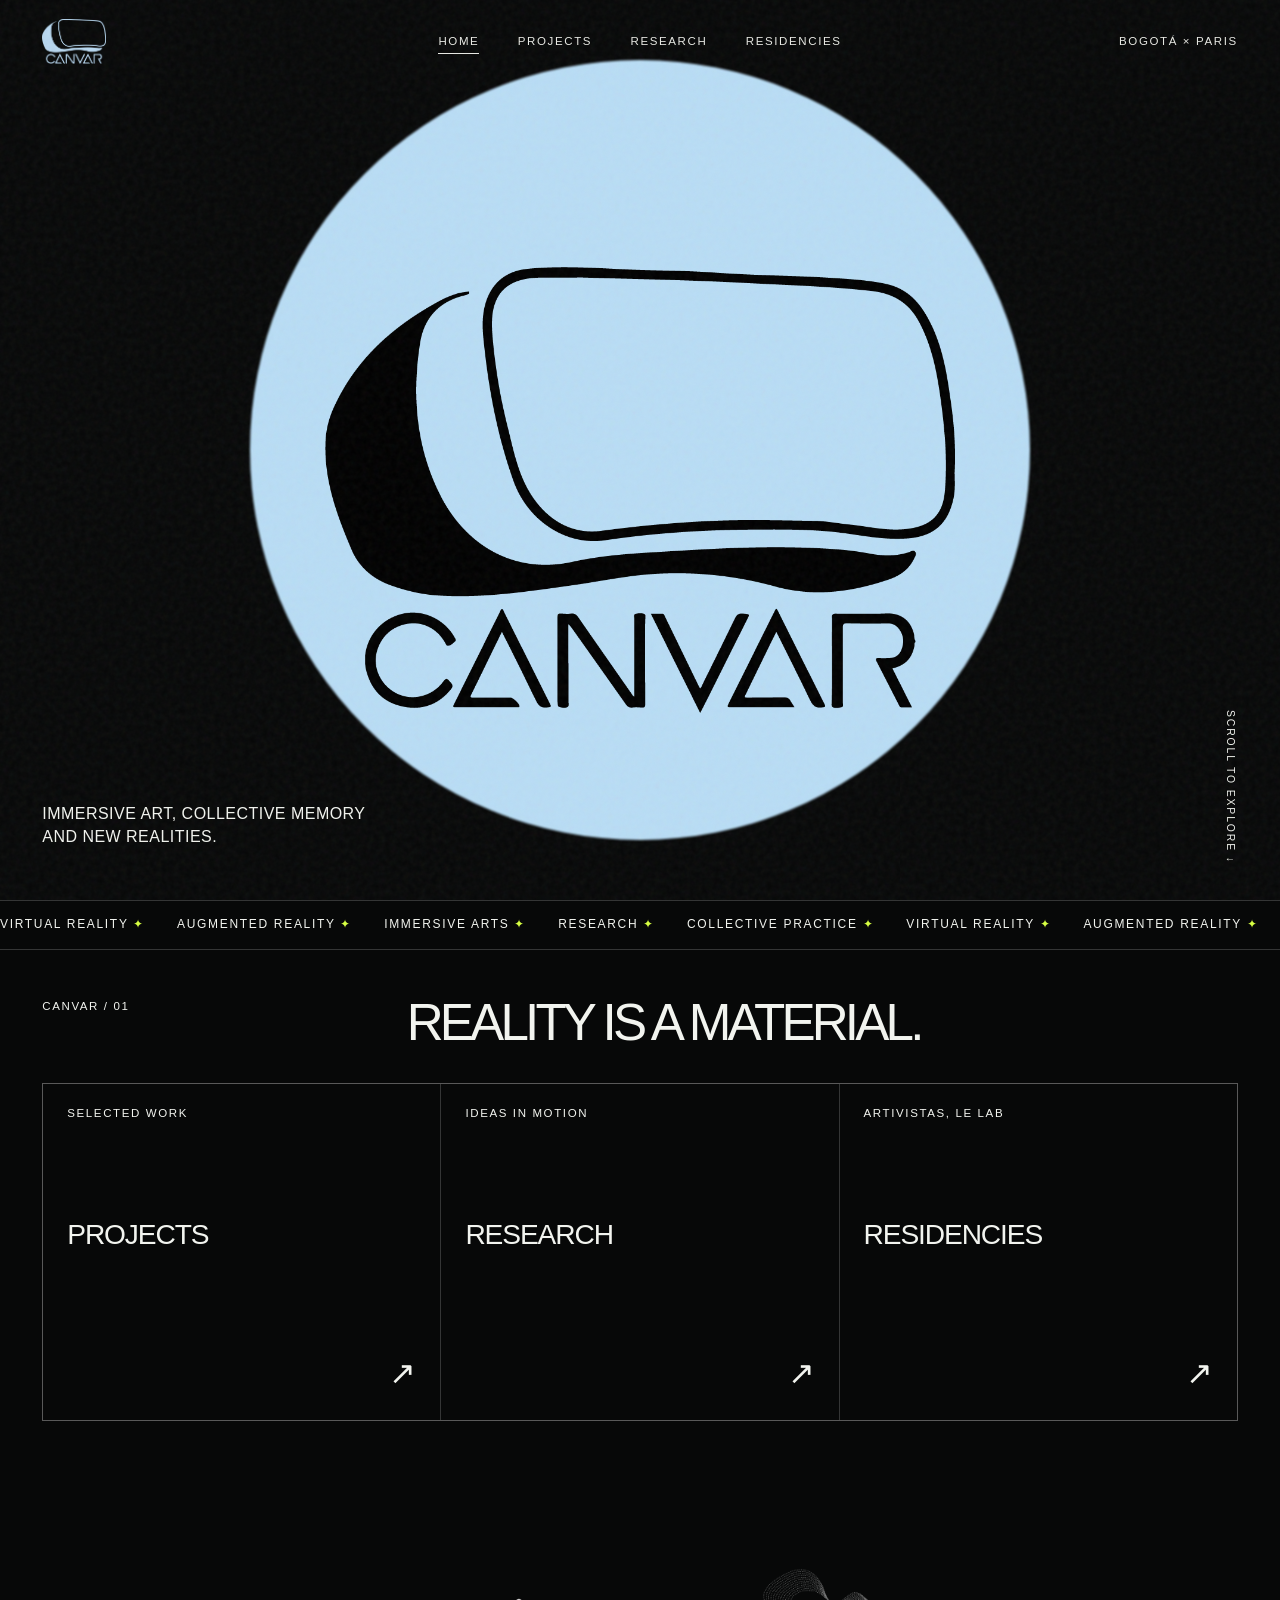
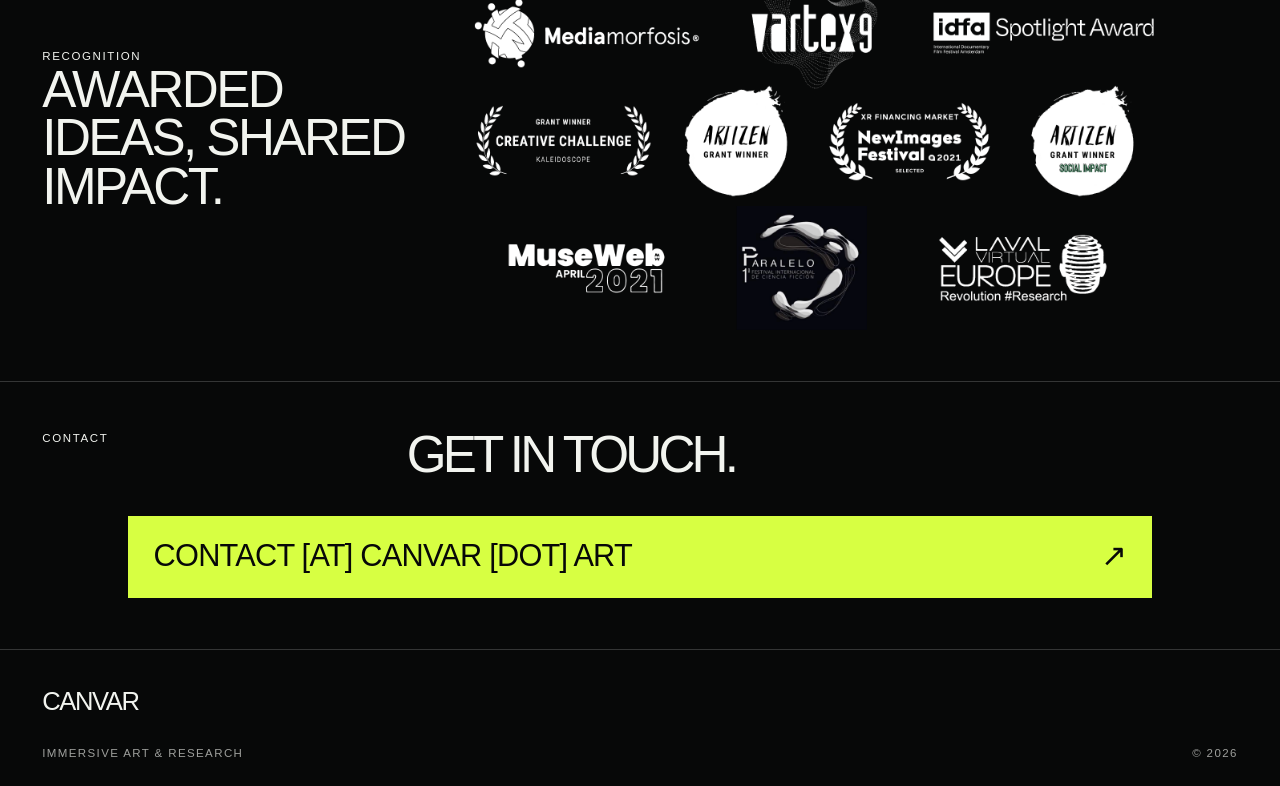
<file: index.html>
<!doctype html>
<html lang="en">
<head>
  <meta charset="utf-8">
  <meta name="viewport" content="width=device-width, initial-scale=1">
  <meta name="description" content="CANVAR — immersive art, extended realities and collective memory.">
  <title>CANVAR — Immersive art & new realities</title>
  <link rel="icon" type="image/png" sizes="1254x1254" href="assets/images/brand/canvar-favicon.png">
  <link rel="stylesheet" href="assets/css/theme.css">
  <link rel="stylesheet" href="assets/css/styles.css">
</head>
<body>
  <a class="skip-link" href="#main">Skip to content</a>
  <header class="site-header">
    <a class="brand" href="index.html" aria-label="CANVAR home"><img src="assets/images/brand/canvar-logo.png" alt="CANVAR"></a>
    <button class="nav-toggle" type="button" aria-expanded="false" aria-controls="site-nav">Menu</button>
    <nav class="site-nav" id="site-nav" aria-label="Primary">
      <a href="index.html" aria-current="page">Home</a><a href="projects.html">Projects</a><a href="research.html">Research</a><a href="residencies.html">Residencies</a>
    </nav>
    <span class="header-note">Bogotá × Paris</span>
  </header>
  <main id="main">
    <section class="hero">
      <div class="hero-orb" aria-hidden="true"></div>
      <img class="hero-logo" src="assets/images/brand/canvar-logo.png" alt="CANVAR">
      <p class="hero-copy">Immersive art, collective memory and new realities.</p>
      <span class="scroll-cue">Scroll to explore ↓</span>
    </section>
    <div class="ticker" aria-label="Disciplines">
      <div class="ticker-track"><span>Virtual reality <i>✦</i></span><span>Augmented reality <i>✦</i></span><span>Immersive arts <i>✦</i></span><span>Research <i>✦</i></span><span>Collective practice <i>✦</i></span><span>Virtual reality <i>✦</i></span><span>Augmented reality <i>✦</i></span><span>Immersive arts <i>✦</i></span><span>Research <i>✦</i></span><span>Collective practice <i>✦</i></span></div>
    </div>
    <section class="section">
      <div class="section-head reveal"><span class="eyebrow">CANVAR / 01</span><h1 class="section-title">Reality is a material.</h1></div>
      <div class="portal-grid reveal">
        <a class="portal" href="projects.html"><span class="meta">Selected work</span><h3>Projects</h3><span class="arrow">↗</span></a>
        <a class="portal" href="research.html"><span class="meta">Ideas in motion</span><h3>Research</h3><span class="arrow">↗</span></a>
        <a class="portal" href="residencies.html"><span class="meta">Artivistas, Le Lab</span><h3>Residencies</h3><span class="arrow">↗</span></a>
      </div>
    </section>
    <section class="section awards">
      <div class="reveal"><span class="eyebrow">Recognition</span><h2>Awarded ideas, shared impact.</h2></div>
      <img class="awards-art reveal" src="assets/images/brand/canvar-awards.png" alt="CANVAR awards and recognition marks">
    </section>
    <section class="section contact-section" id="contact">
      <div class="section-head reveal"><span class="eyebrow">Contact</span><h2 class="section-title">Get in touch.</h2></div>
      <a class="contact-email reveal" href="#contact" data-contact-local="tcatnoc" data-contact-domain="tra.rav nac" aria-label="Send an email to CANVAR">
        <span>contact [at] canvar [dot] art</span><span aria-hidden="true">↗</span>
      </a>
    </section>
  </main>
  <footer class="site-footer"><div class="footer-mark">CANVAR</div><div class="footer-row"><span>Immersive art & research</span><span>© <span data-year></span></span></div></footer>
  <script src="assets/js/main.js"></script>
</body>
</html>
</file>
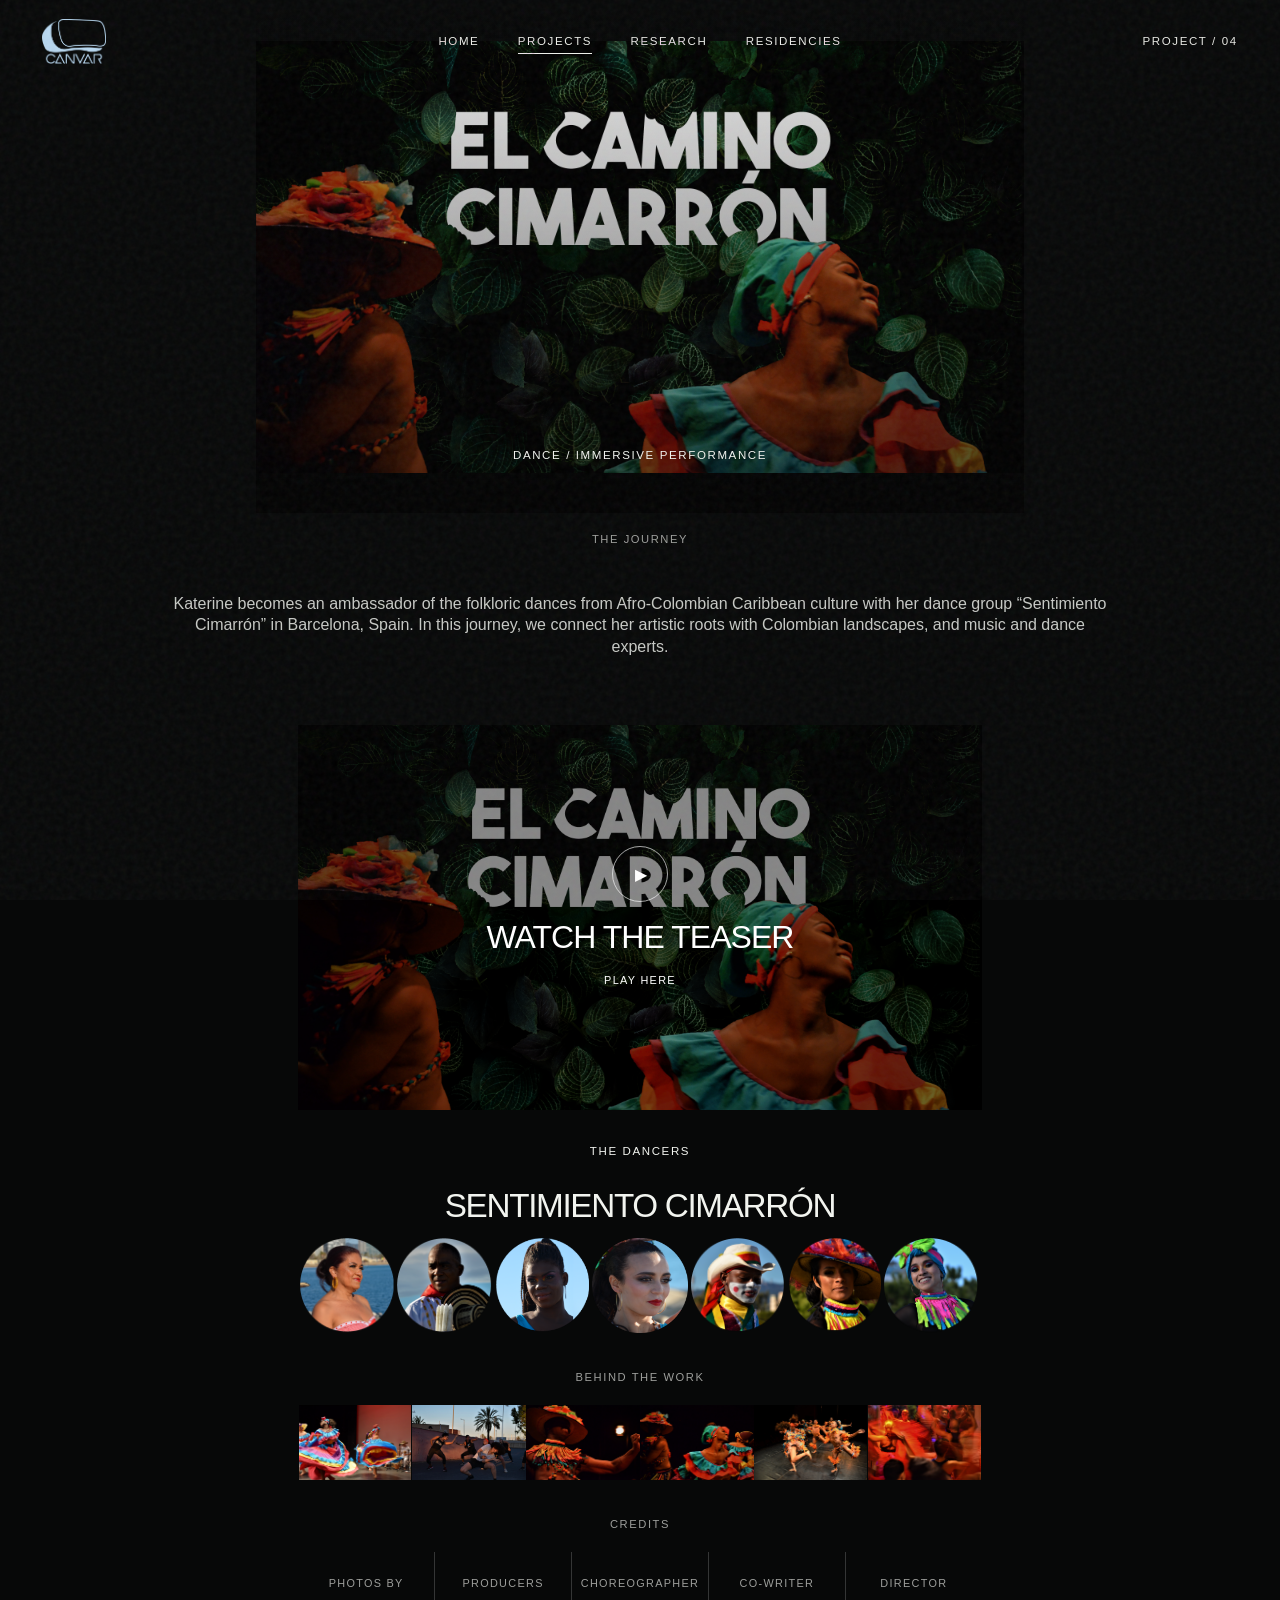
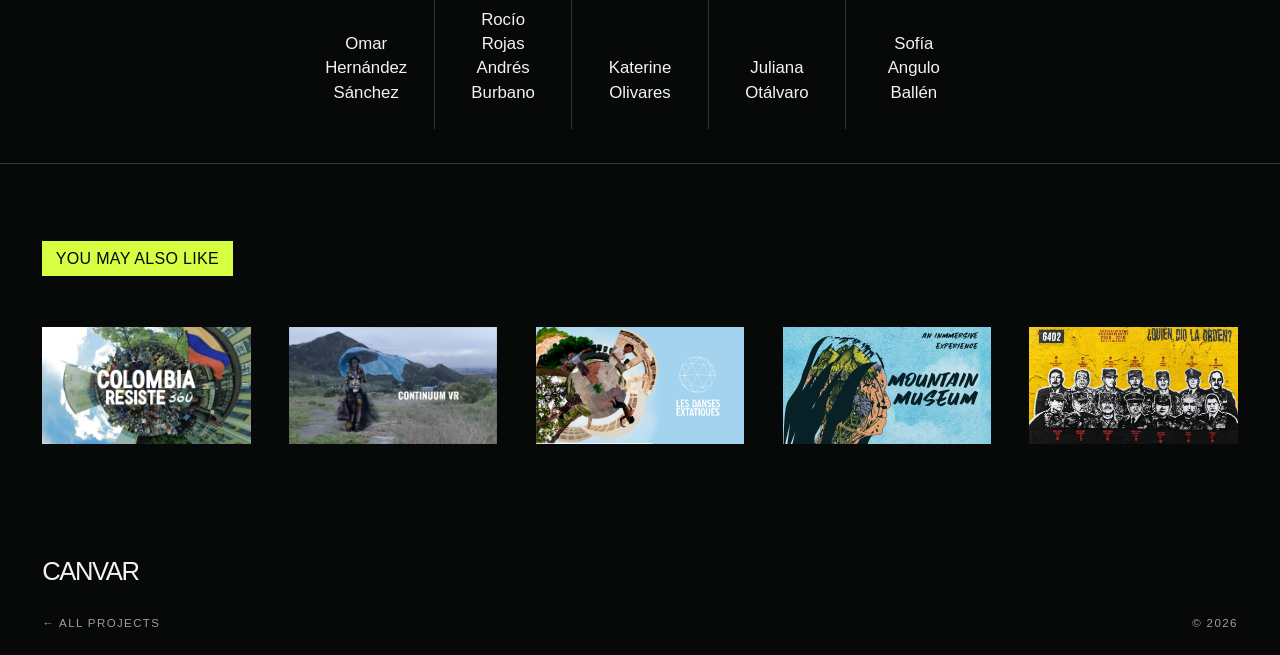
<file: camino-cimarron.html>
<!doctype html>
<html lang="en">
<head><meta charset="utf-8"><meta name="viewport" content="width=device-width, initial-scale=1"><meta name="description" content="El Camino Cimarrón — an immersive journey through Afro-Colombian Caribbean dance and landscape."><title>El Camino Cimarrón — CANVAR</title><link rel="icon" type="image/png" sizes="1254x1254" href="assets/images/brand/canvar-favicon.png"><link rel="stylesheet" href="assets/css/theme.css"><link rel="stylesheet" href="assets/css/styles.css"></head>
<body class="project-page">
  <a class="skip-link" href="#main">Skip to content</a><header class="site-header"><a class="brand" href="index.html" aria-label="CANVAR home"><img src="assets/images/brand/canvar-logo.png" alt="CANVAR"></a><button class="nav-toggle" type="button" aria-expanded="false" aria-controls="site-nav">Menu</button><nav class="site-nav" id="site-nav" aria-label="Primary"><a href="index.html">Home</a><a href="projects.html" aria-current="page">Projects</a><a href="research.html">Research</a><a href="residencies.html">Residencies</a></nav><span class="header-note">Project / 04</span></header>
  <main id="main">
    <section class="image-hero"><img src="assets/images/projects/camino-cimarron/hero.png" alt="El Camino Cimarrón project artwork"><div class="project-heading"><span class="eyebrow">Dance / Immersive performance</span><h1 class="project-title">El Camino Cimarrón</h1></div></section>
    <section class="section"><div class="project-split"><span class="project-section-label">The journey</span><div class="prose reveal"><p class="project-lead">Katerine becomes an ambassador of the folkloric dances from Afro-Colombian Caribbean culture with her dance group “Sentimiento Cimarrón” in Barcelona, Spain. In this journey, we connect her artistic roots with Colombian landscapes, and music and dance experts.</p></div></div></section>
    <section class="section"><div class="video-player reveal" data-video-provider="youtube" data-video-id="5naVkwKljjg"><img src="assets/images/projects/camino-cimarron/hero.png" alt="" loading="lazy"><button class="video-load" type="button" aria-label="Play the El Camino Cimarrón teaser"><span class="play-button" aria-hidden="true">▶</span><strong>Watch the teaser</strong><small>Play here</small></button><p class="video-local-message" role="status">To play embedded video, open this site through a local web server.</p></div></section>
    <section class="section"><div class="section-head reveal"><span class="eyebrow">The dancers</span><h2 class="section-title">Sentimiento Cimarrón</h2></div><div class="people-grid">
      <figure class="person-card"><img src="assets/images/projects/camino-cimarron/dancer-katerine-olivares.png" alt="Katerine Olivares"><figcaption>Katerine Olivares</figcaption></figure><figure class="person-card"><img src="assets/images/projects/camino-cimarron/dancer-jose-luis-zambrano.png" alt="José Luis Zambrano"><figcaption>José Luis Zambrano</figcaption></figure><figure class="person-card"><img src="assets/images/projects/camino-cimarron/dancer-geraldine-sela.png" alt="Geraldine Sela"><figcaption>Geraldine Sela</figcaption></figure><figure class="person-card"><img src="assets/images/projects/camino-cimarron/dancer-michelle-laurens.png" alt="Michelle Laurens"><figcaption>Michelle Laurens</figcaption></figure><figure class="person-card"><img src="assets/images/projects/camino-cimarron/dancer-ervin-collazos.png" alt="Ervin Collazos"><figcaption>Ervin Collazos</figcaption></figure><figure class="person-card"><img src="assets/images/projects/camino-cimarron/dancer-jessica-gonzalez.png" alt="Jessica González"><figcaption>Jessica González</figcaption></figure><figure class="person-card"><img src="assets/images/projects/camino-cimarron/dancer-rocio-rojas.png" alt="Rocío Rojas"><figcaption>Rocío Rojas</figcaption></figure>
    </div></section>
    <section class="section"><span class="project-section-label">Behind the work</span><div class="project-media-grid cols-2"><figure><img src="assets/images/projects/camino-cimarron/gallery-01.jpeg" alt="El Camino Cimarrón production image 1" loading="lazy"></figure><figure><img src="assets/images/projects/camino-cimarron/gallery-02.jpeg" alt="El Camino Cimarrón production image 2" loading="lazy"></figure><figure><img src="assets/images/projects/camino-cimarron/gallery-03.jpeg" alt="El Camino Cimarrón production image 3" loading="lazy"></figure><figure><img src="assets/images/projects/camino-cimarron/gallery-04.jpeg" alt="El Camino Cimarrón production image 4" loading="lazy"></figure><figure><img src="assets/images/projects/camino-cimarron/gallery-05.jpeg" alt="El Camino Cimarrón production image 5" loading="lazy"></figure><figure><img src="assets/images/projects/camino-cimarron/gallery-06.jpeg" alt="El Camino Cimarrón production image 6" loading="lazy"></figure></div></section>
    <section class="section"><span class="project-section-label">Credits</span><dl class="credit-grid"><div class="credit-item"><dt>Photos by</dt><dd>Omar Hernández Sánchez</dd></div><div class="credit-item"><dt>Producers</dt><dd>Rocío Rojas<br>Andrés Burbano</dd></div><div class="credit-item"><dt>Choreographer</dt><dd>Katerine Olivares</dd></div><div class="credit-item"><dt>Co-writer</dt><dd>Juliana Otálvaro</dd></div><div class="credit-item"><dt>Director</dt><dd>Sofía Angulo Ballén</dd></div></dl></section>
  </main>
  <footer class="site-footer"><div class="footer-mark">CANVAR</div><div class="footer-row"><a href="projects.html">← All projects</a><span>© <span data-year></span></span></div></footer><script src="assets/js/main.js"></script>
</body></html>
</file>
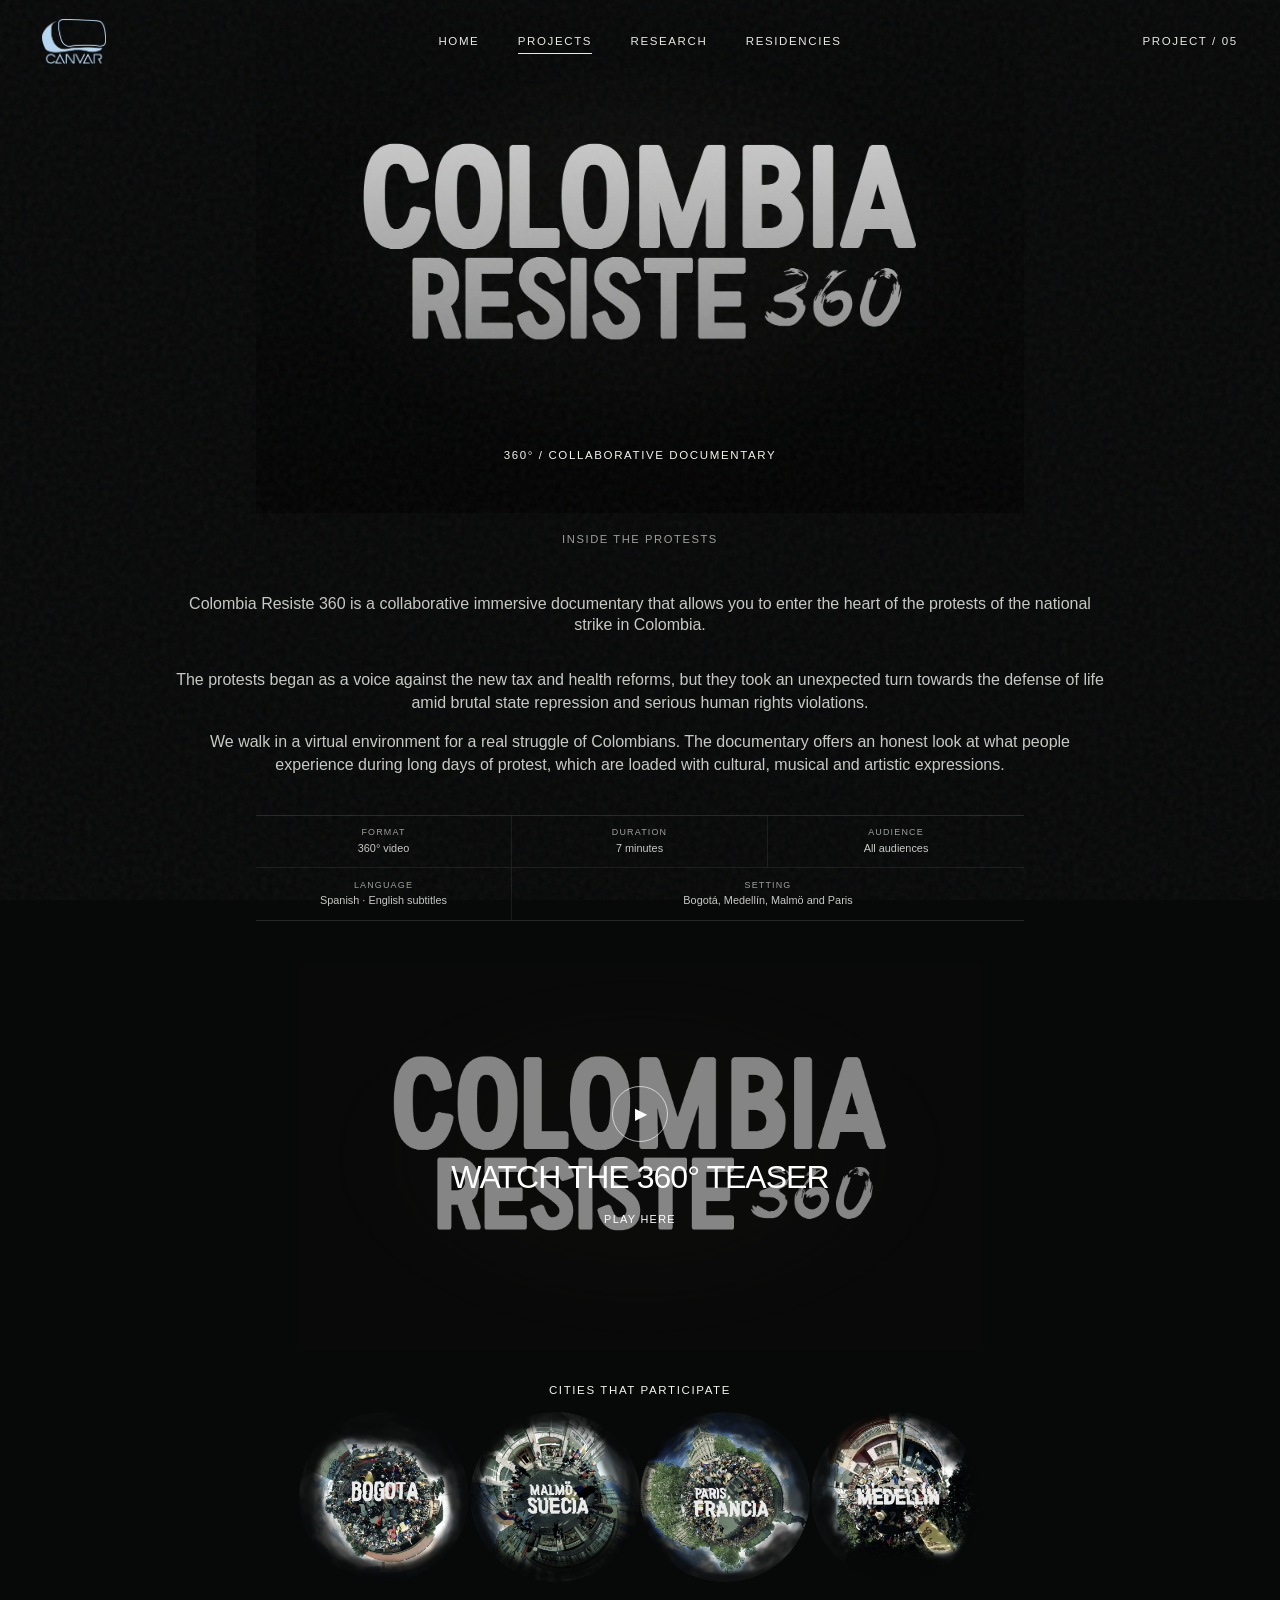
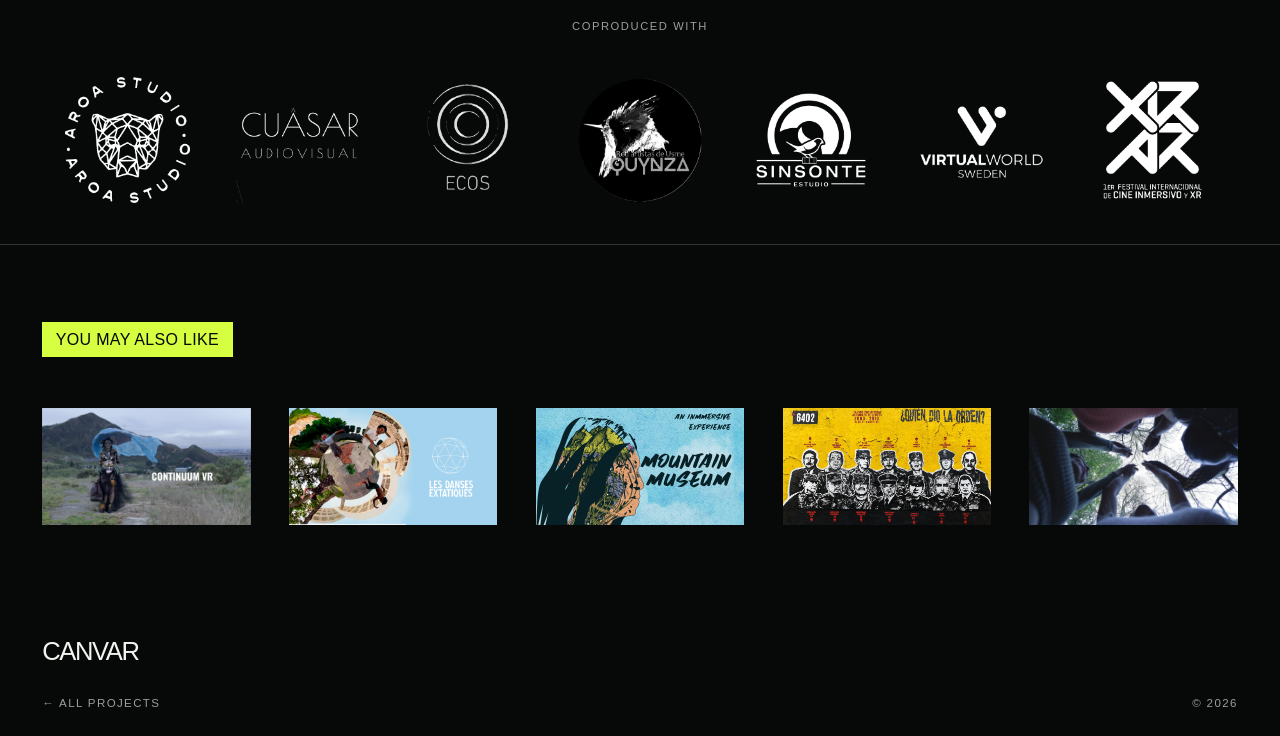
<file: colombia-resiste.html>
<!doctype html>
<html lang="en">
<head><meta charset="utf-8"><meta name="viewport" content="width=device-width, initial-scale=1"><meta name="description" content="Colombia Resiste 360 — a collaborative immersive documentary from Colombia's national strike."><title>Colombia Resiste 360 — CANVAR</title><link rel="icon" type="image/png" sizes="1254x1254" href="assets/images/brand/canvar-favicon.png"><link rel="stylesheet" href="assets/css/theme.css"><link rel="stylesheet" href="assets/css/styles.css"></head>
<body class="project-page">
  <a class="skip-link" href="#main">Skip to content</a><header class="site-header"><a class="brand" href="index.html" aria-label="CANVAR home"><img src="assets/images/brand/canvar-logo.png" alt="CANVAR"></a><button class="nav-toggle" type="button" aria-expanded="false" aria-controls="site-nav">Menu</button><nav class="site-nav" id="site-nav" aria-label="Primary"><a href="index.html">Home</a><a href="projects.html" aria-current="page">Projects</a><a href="research.html">Research</a><a href="residencies.html">Residencies</a></nav><span class="header-note">Project / 05</span></header>
  <main id="main">
    <section class="image-hero"><img src="assets/images/projects/colombia-resiste/hero.png" alt="Colombia Resiste 360 project artwork"><div class="project-heading"><span class="eyebrow">360° / Collaborative documentary</span><h1 class="project-title">Colombia Resiste 360</h1></div></section>
    <section class="section"><div class="project-split"><span class="project-section-label">Inside the protests</span><div class="prose reveal"><p class="project-lead">Colombia Resiste 360 is a collaborative immersive documentary that allows you to enter the heart of the protests of the national strike in Colombia.</p><p>The protests began as a voice against the new tax and health reforms, but they took an unexpected turn towards the defense of life amid brutal state repression and serious human rights violations.</p><p>We walk in a virtual environment for a real struggle of Colombians. The documentary offers an honest look at what people experience during long days of protest, which are loaded with cultural, musical and artistic expressions.</p></div></div></section>
    <section class="project-facts project-facts--five reveal" aria-label="Project details"><dl><div><dt>Format</dt><dd>360° video</dd></div><div><dt>Duration</dt><dd>7 minutes</dd></div><div><dt>Audience</dt><dd>All audiences</dd></div><div><dt>Language</dt><dd>Spanish · English subtitles</dd></div><div><dt>Setting</dt><dd>Bogotá, Medellín, Malmö and Paris</dd></div></dl></section>
    <section class="section"><div class="video-player reveal" data-video-provider="youtube" data-video-id="lw7BOV7jJ0c"><img src="assets/images/projects/colombia-resiste/hero.png" alt="" loading="lazy"><button class="video-load" type="button" aria-label="Play the Colombia Resiste 360 teaser"><span class="play-button" aria-hidden="true">▶</span><strong>Watch the 360° teaser</strong><small>Play here</small></button><p class="video-local-message" role="status">To play embedded video, open this site through a local web server.</p></div></section>
    <section class="section"><div class="section-head reveal"><span class="eyebrow">Cities that participate</span></div><div class="project-media-grid cols-4"><figure><img src="assets/images/projects/colombia-resiste/city-bogota.png" alt="Bogotá"></figure><figure><img src="assets/images/projects/colombia-resiste/city-malmo.png" alt="Malmö"></figure><figure><img src="assets/images/projects/colombia-resiste/city-paris.png" alt="Paris"></figure><figure><img src="assets/images/projects/colombia-resiste/city-medellin.png" alt="Medellín"></figure></div></section>
    <section class="section section-longer"><span class="project-section-label">Coproduced with</span><div class="logo-grid"><figure><img src="assets/images/projects/colombia-resiste/partner-aroa.png" alt="AROA"></figure><figure><img src="assets/images/projects/colombia-resiste/partner-causar.png" alt="Causar"></figure><figure><img src="assets/images/projects/colombia-resiste/partner-ecos.png" alt="Ecos"></figure><figure><img src="assets/images/projects/colombia-resiste/partner-quynza.png" alt="Quynza"></figure><figure><img src="assets/images/projects/colombia-resiste/partner-sinsonte.png" alt="Sinsonte"></figure><figure><img src="assets/images/projects/colombia-resiste/partner-virtual-world.png" alt="Virtual World"></figure><figure><img src="assets/images/projects/colombia-resiste/partner-xrar.png" alt="XR AR"></figure></div></section>
  </main>
  <footer class="site-footer"><div class="footer-mark">CANVAR</div><div class="footer-row"><a href="projects.html">← All projects</a><span>© <span data-year></span></span></div></footer><script src="assets/js/main.js"></script>
</body></html>
</file>
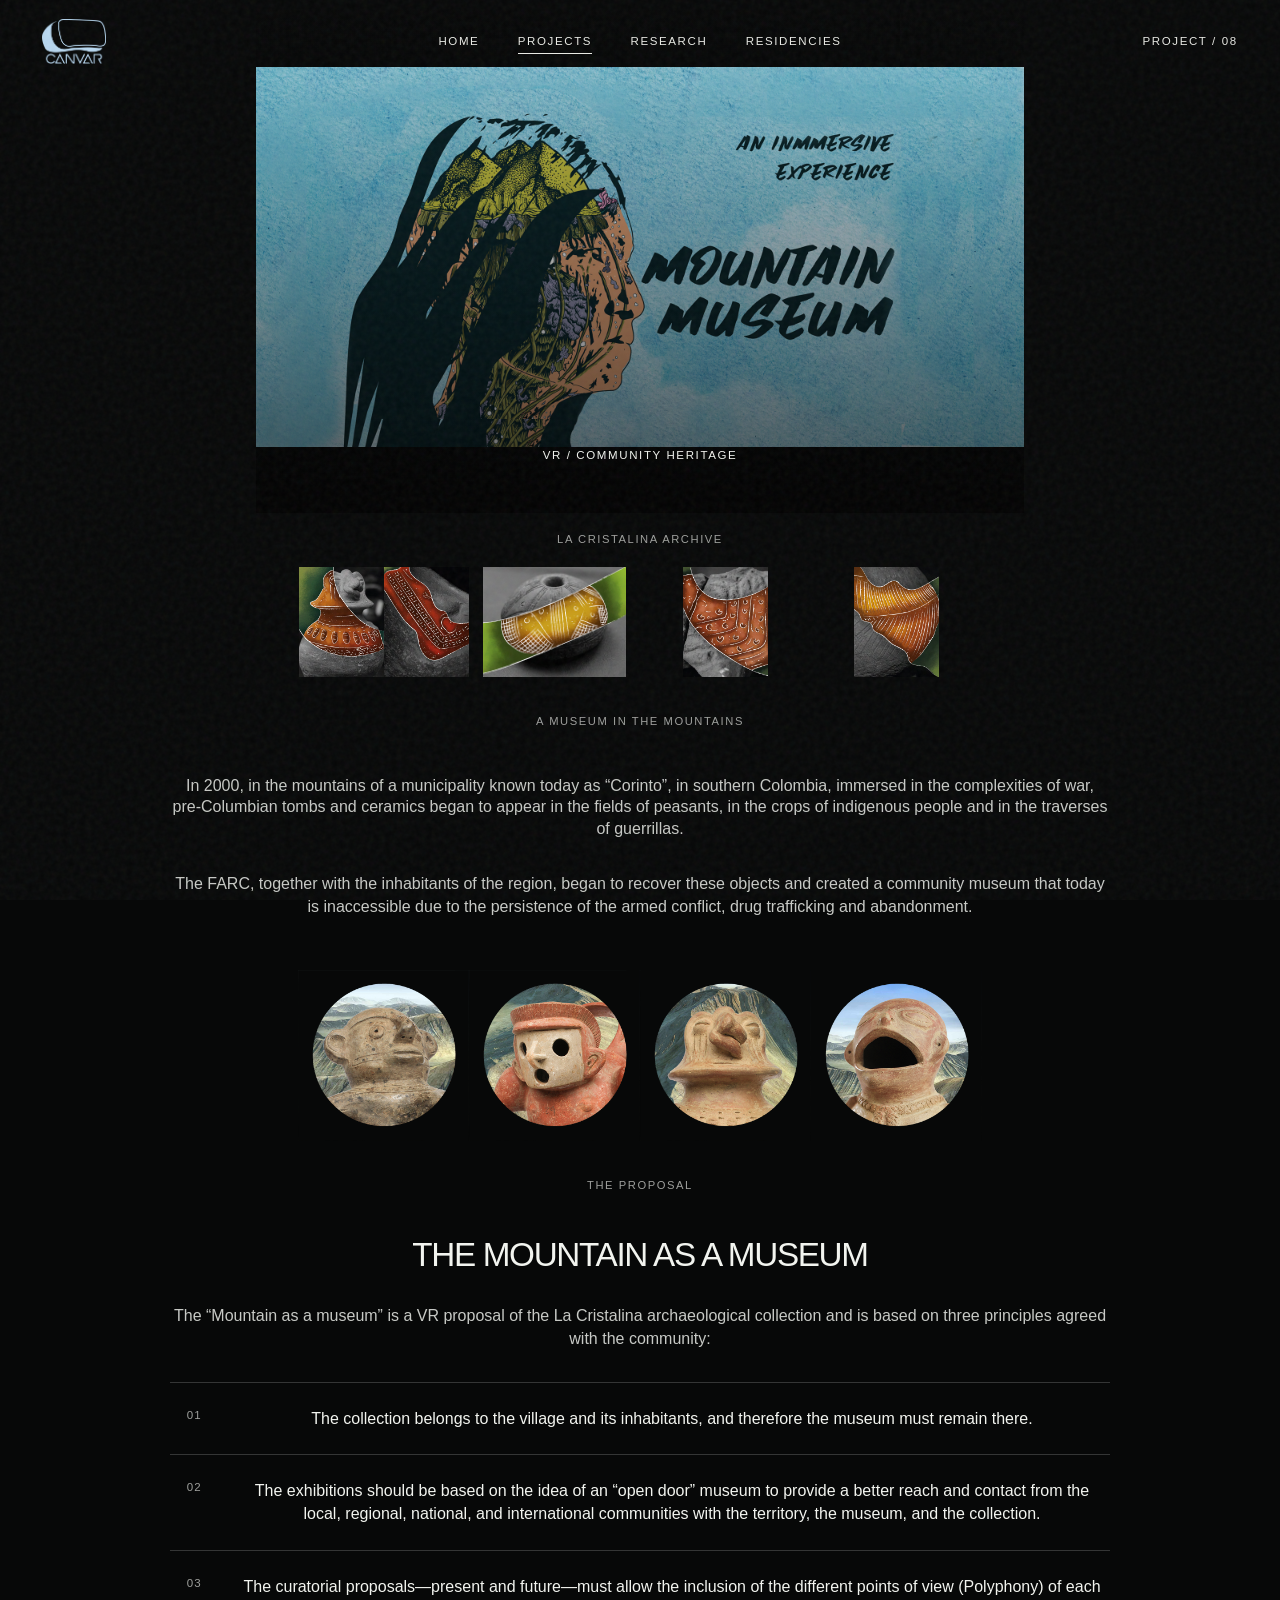
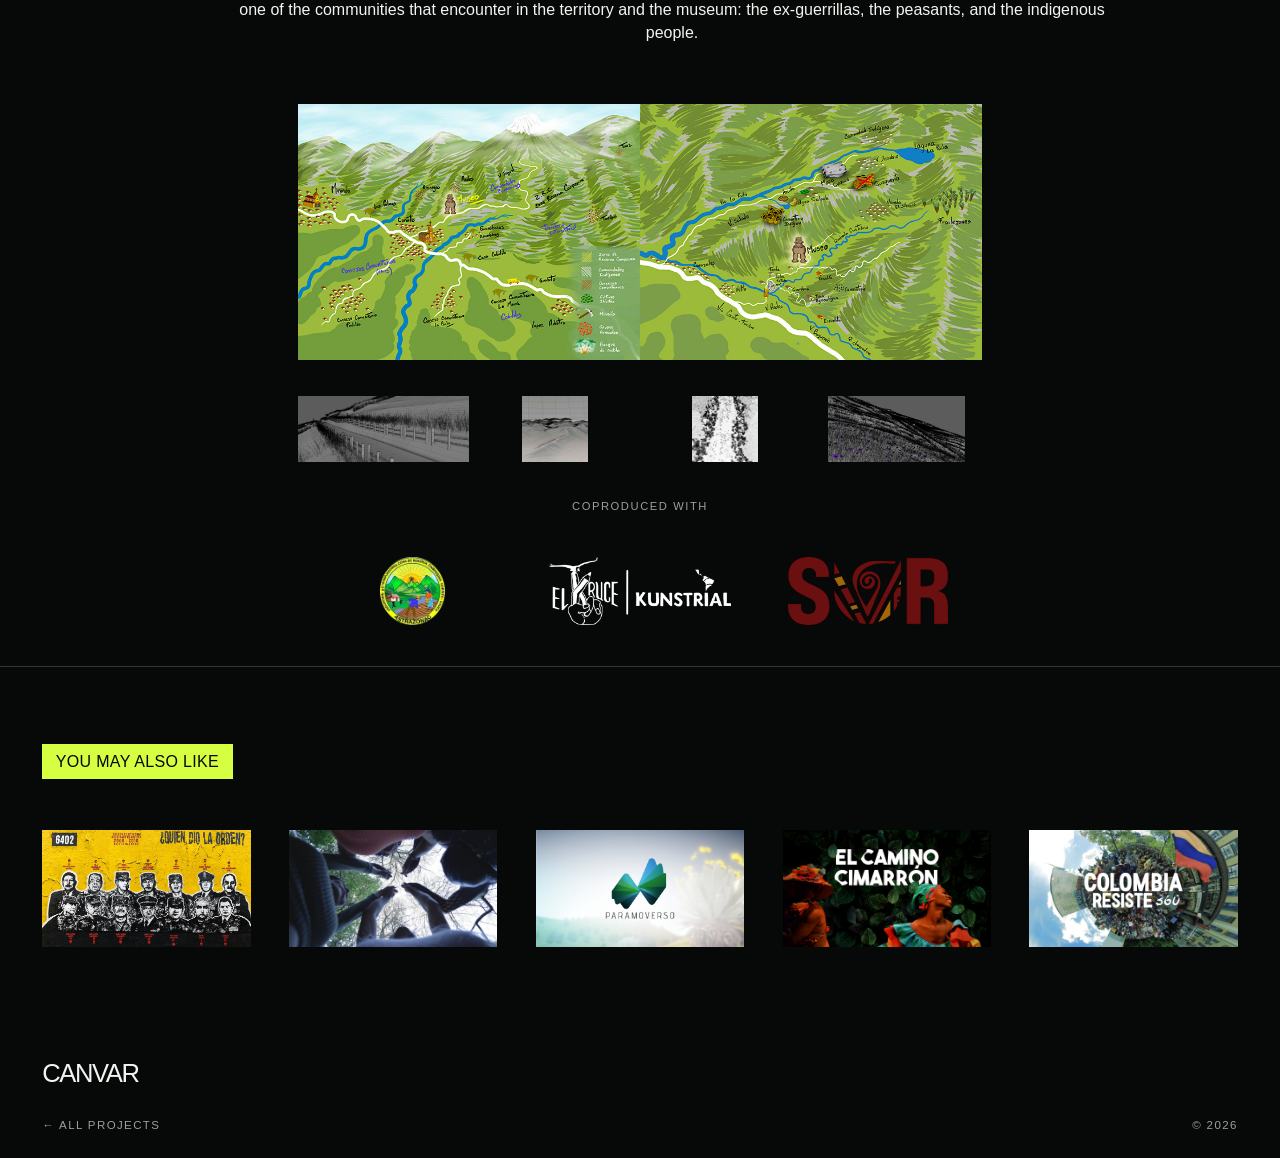
<file: mountain-museum.html>
<!doctype html>
<html lang="en">
<head><meta charset="utf-8"><meta name="viewport" content="width=device-width, initial-scale=1"><meta name="description" content="Mountain Museum — a VR proposal for the La Cristalina archaeological collection."><title>Mountain Museum — CANVAR</title><link rel="icon" type="image/png" sizes="1254x1254" href="assets/images/brand/canvar-favicon.png"><link rel="stylesheet" href="assets/css/theme.css"><link rel="stylesheet" href="assets/css/styles.css"></head>
<body class="project-page">
  <a class="skip-link" href="#main">Skip to content</a><header class="site-header"><a class="brand" href="index.html" aria-label="CANVAR home"><img src="assets/images/brand/canvar-logo.png" alt="CANVAR"></a><button class="nav-toggle" type="button" aria-expanded="false" aria-controls="site-nav">Menu</button><nav class="site-nav" id="site-nav" aria-label="Primary"><a href="index.html">Home</a><a href="projects.html" aria-current="page">Projects</a><a href="research.html">Research</a><a href="residencies.html">Residencies</a></nav><span class="header-note">Project / 08</span></header>
  <main id="main">
    <section class="image-hero"><img src="assets/images/projects/mountain-museum/hero.png" alt="Mountain Museum project artwork"><div class="project-heading"><span class="eyebrow">VR / Community heritage</span><h1 class="project-title">Mountain Museum</h1></div></section>
    <section class="section"><span class="project-section-label">La Cristalina archive</span><div class="project-media-grid cols-4"><figure><img src="assets/images/projects/mountain-museum/archive-01.jpg" alt="La Cristalina archive 1" loading="lazy"></figure><figure><img src="assets/images/projects/mountain-museum/archive-02.jpg" alt="La Cristalina archive 2" loading="lazy"></figure><figure><img src="assets/images/projects/mountain-museum/archive-03.jpg" alt="La Cristalina archive 3" loading="lazy"></figure><figure><img src="assets/images/projects/mountain-museum/archive-04.jpg" alt="La Cristalina archive 4" loading="lazy"></figure></div></section>
    <section class="section"><div class="project-split"><span class="project-section-label">A museum in the mountains</span><div class="prose reveal"><p class="project-lead">In 2000, in the mountains of a municipality known today as “Corinto”, in southern Colombia, immersed in the complexities of war, pre-Columbian tombs and ceramics began to appear in the fields of peasants, in the crops of indigenous people and in the traverses of guerrillas.</p><p>The FARC, together with the inhabitants of the region, began to recover these objects and created a community museum that today is inaccessible due to the persistence of the armed conflict, drug trafficking and abandonment.</p></div></div></section>
    <section class="section"><div class="project-media-grid cols-4"><figure><img src="assets/images/projects/mountain-museum/collection-01.png" alt="La Cristalina collection 1" loading="lazy"></figure><figure><img src="assets/images/projects/mountain-museum/collection-02.png" alt="La Cristalina collection 2" loading="lazy"></figure><figure><img src="assets/images/projects/mountain-museum/collection-03.png" alt="La Cristalina collection 3" loading="lazy"></figure><figure><img src="assets/images/projects/mountain-museum/collection-04.png" alt="La Cristalina collection 4" loading="lazy"></figure></div></section>
    <section class="section"><div class="project-split"><span class="project-section-label">The proposal</span><div class="prose reveal"><h2>The Mountain as a Museum</h2><p>The “Mountain as a museum” is a VR proposal of the La Cristalina archaeological collection and is based on three principles agreed with the community:</p><ol class="principles"><li>The collection belongs to the village and its inhabitants, and therefore the museum must remain there.</li><li>The exhibitions should be based on the idea of an “open door” museum to provide a better reach and contact from the local, regional, national, and international communities with the territory, the museum, and the collection.</li><li>The curatorial proposals—present and future—must allow the inclusion of the different points of view (Polyphony) of each one of the communities that encounter in the territory and the museum: the ex-guerrillas, the peasants, and the indigenous people.</li></ol></div></div></section>
    <section class="section"><div class="project-media-grid cols-2"><figure><img src="assets/images/projects/mountain-museum/territory-01.jpg" alt="Mountain Museum territory 1" loading="lazy"></figure><figure><img src="assets/images/projects/mountain-museum/territory-02.jpg" alt="Mountain Museum territory 2" loading="lazy"></figure></div></section>
    <section class="section"><div class="project-media-grid cols-2"><figure><img src="assets/images/projects/mountain-museum/museum-01.jpg" alt="Mountain Museum experience 1" loading="lazy"></figure><figure><img src="assets/images/projects/mountain-museum/museum-02.jpg" alt="Mountain Museum experience 2" loading="lazy"></figure><figure><img src="assets/images/projects/mountain-museum/museum-03.jpg" alt="Mountain Museum experience 3" loading="lazy"></figure><figure><img src="assets/images/projects/mountain-museum/museum-04.jpg" alt="Mountain Museum experience 4" loading="lazy"></figure></div></section>
    <section class="section"><span class="project-section-label">Coproduced with</span><div class="logo-grid"><figure><img src="assets/images/projects/mountain-museum/coproducer-01.png" alt="Mountain Museum coproducer 1"></figure><figure><img src="assets/images/projects/mountain-museum/coproducer-02.png" alt="Mountain Museum coproducer 2"></figure><figure><img src="assets/images/projects/mountain-museum/coproducer-03.png" alt="Mountain Museum coproducer 3"></figure></div></section>
  </main>
  <footer class="site-footer"><div class="footer-mark">CANVAR</div><div class="footer-row"><a href="projects.html">← All projects</a><span>© <span data-year></span></span></div></footer><script src="assets/js/main.js"></script>
</body></html>
</file>
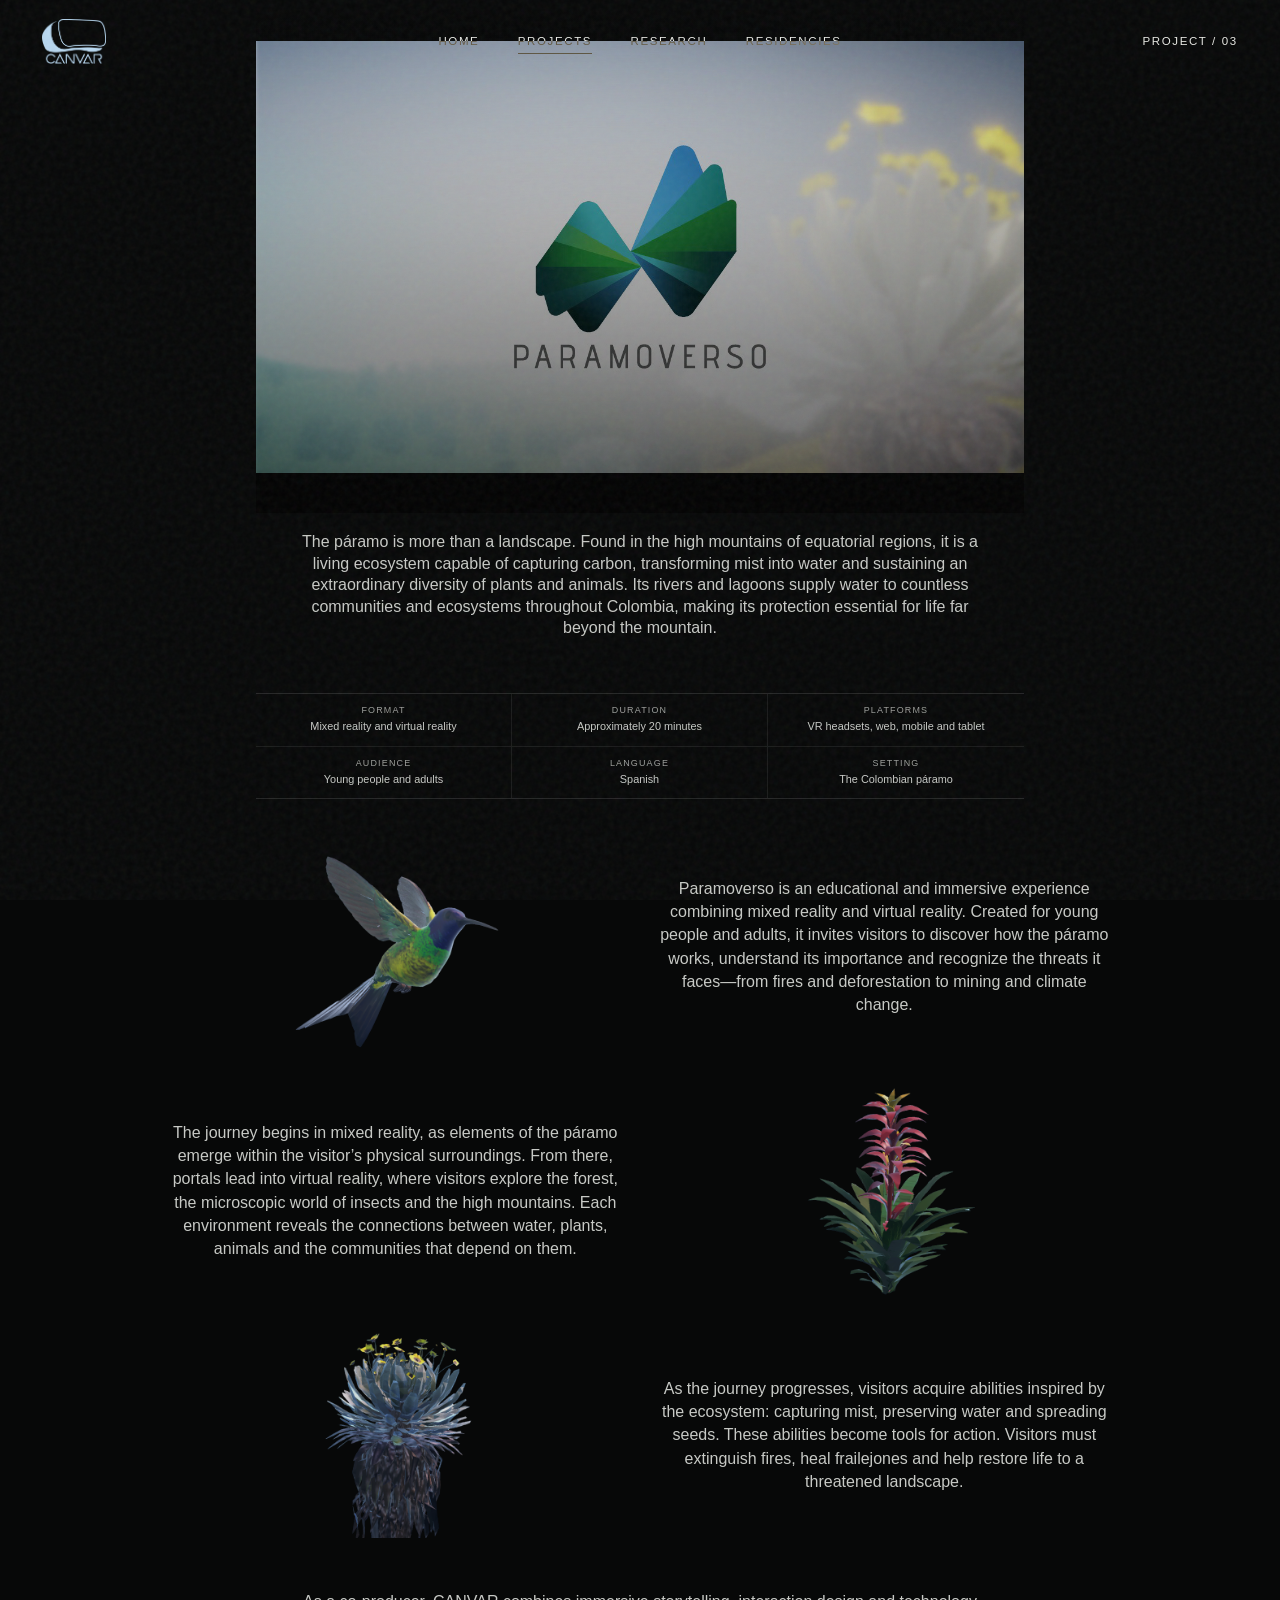
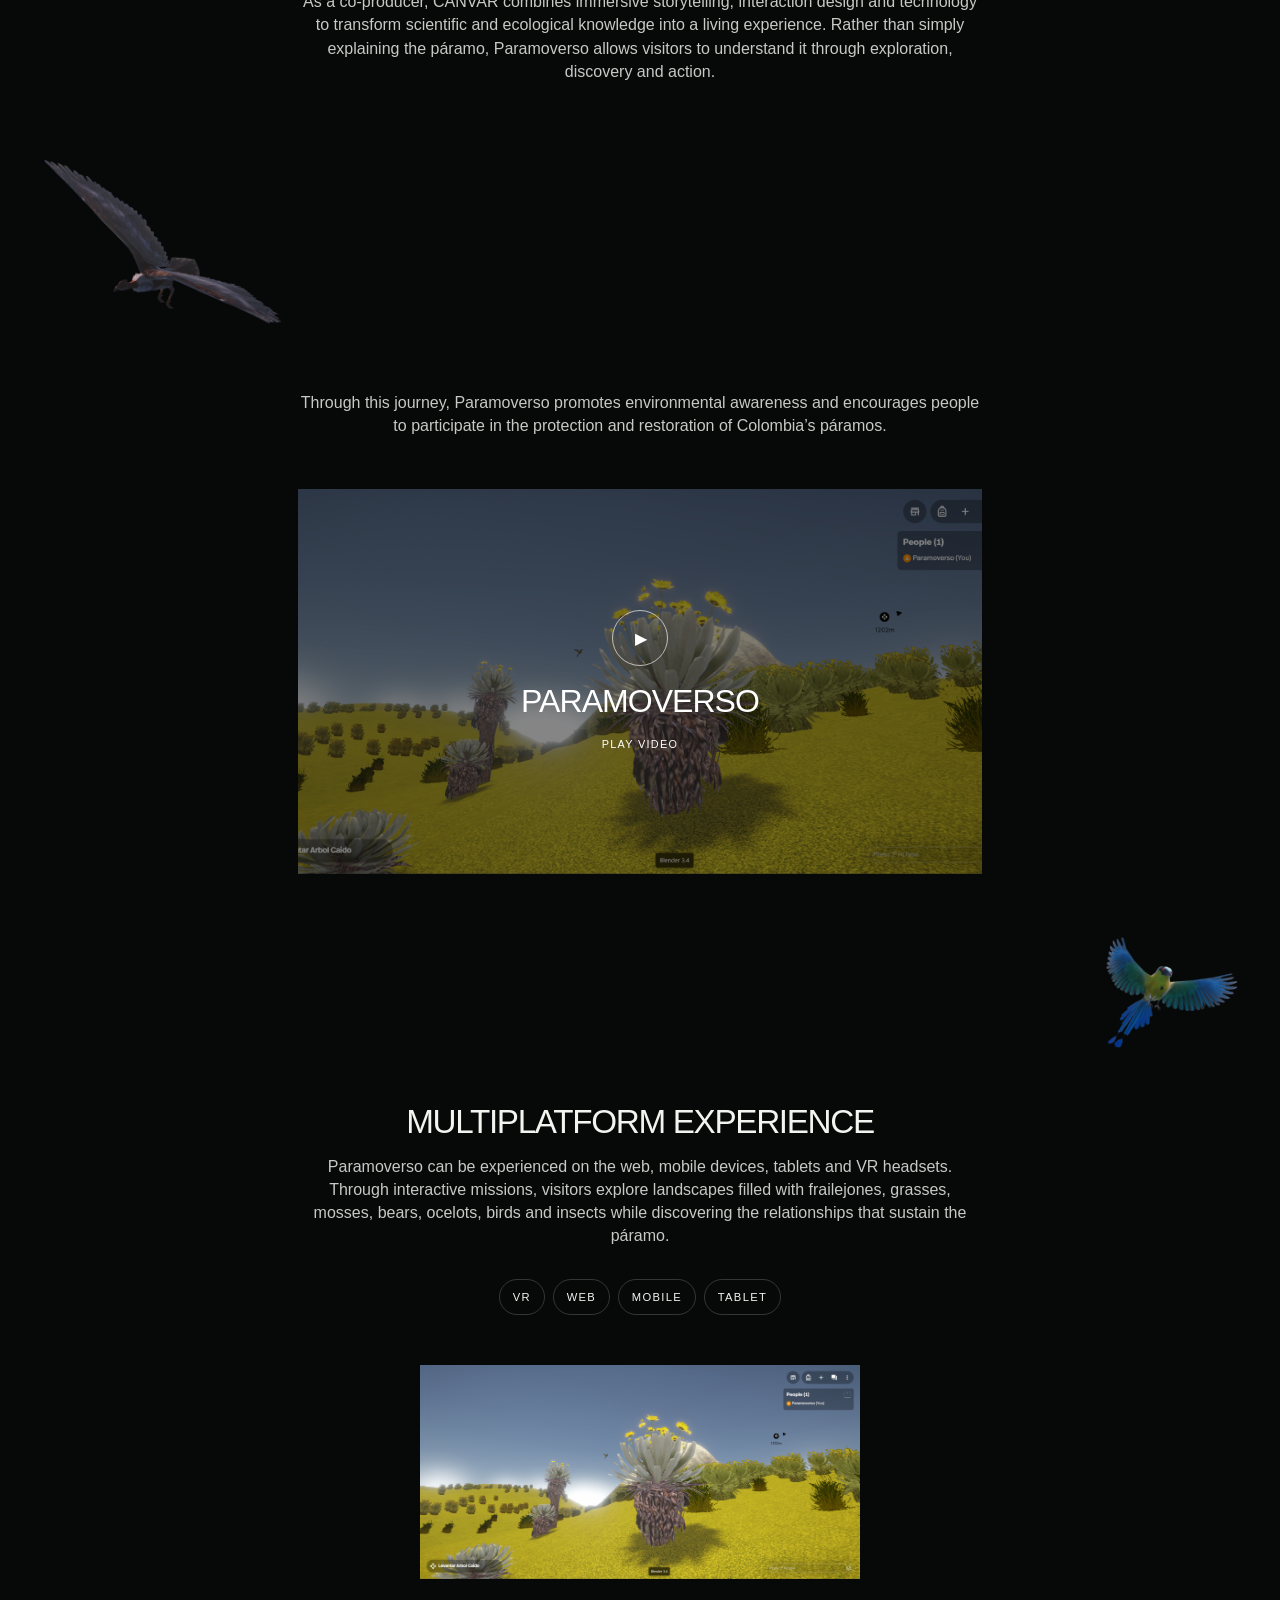
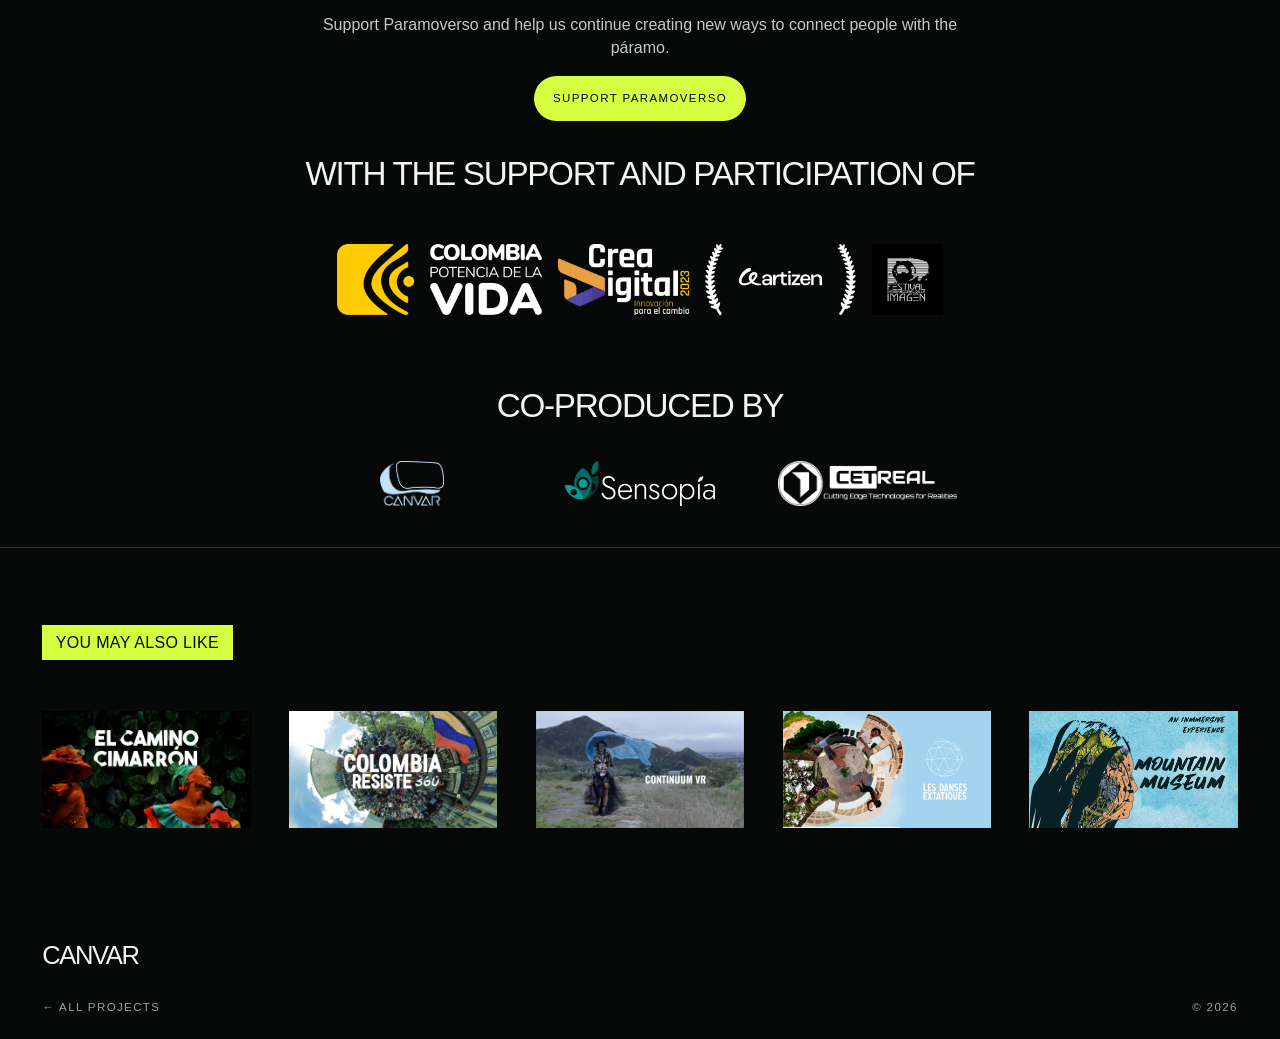
<file: paramoverso.html>
<!doctype html>
<html lang="en">
<head>
  <meta charset="utf-8">
  <meta name="viewport" content="width=device-width, initial-scale=1">
  <meta name="description" content="The páramo is more than a landscape. Found in the high mountains of equatorial regions, it is a living ecosystem.">
  <title>PARAMOVERSO — CANVAR</title>
  <link rel="icon" type="image/png" sizes="1254x1254" href="assets/images/brand/canvar-favicon.png">
  <link rel="stylesheet" href="assets/css/theme.css">
  <link rel="stylesheet" href="assets/css/styles.css">
</head>
<body class="project-page paramoverso-page">
  <a class="skip-link" href="#main">Skip to content</a>
  <header class="site-header">
    <a class="brand" href="index.html" aria-label="CANVAR home"><img src="assets/images/brand/canvar-logo.png" alt="CANVAR"></a>
    <button class="nav-toggle" type="button" aria-expanded="false" aria-controls="site-nav">Menu</button>
    <nav class="site-nav" id="site-nav" aria-label="Primary"><a href="index.html">Home</a><a href="projects.html" aria-current="page">Projects</a><a href="research.html">Research</a><a href="residencies.html">Residencies</a></nav>
    <span class="header-note">Project / 03</span>
  </header>

  <main id="main">
    <h1 class="paramoverso-title">PARAMOVERSO</h1>

    <section class="image-hero paramoverso-hero">
      <img src="assets/images/projects/paramoverso/hero.jpeg" alt="Paramoverso">
    </section>

    <section class="section paramoverso-intro">
      <div class="prose reveal">
        <p class="project-lead">The páramo is more than a landscape. Found in the high mountains of equatorial regions, it is a living ecosystem capable of capturing carbon, transforming mist into water and sustaining an extraordinary diversity of plants and animals. Its rivers and lagoons supply water to countless communities and ecosystems throughout Colombia, making its protection essential for life far beyond the mountain.</p>
      </div>
    </section>

    <section class="project-facts reveal" aria-label="Project details">
      <dl>
        <div><dt>Format</dt><dd>Mixed reality and virtual reality</dd></div>
        <div><dt>Duration</dt><dd>Approximately 20 minutes</dd></div>
        <div><dt>Platforms</dt><dd>VR headsets, web, mobile and tablet</dd></div>
        <div><dt>Audience</dt><dd>Young people and adults</dd></div>
        <div><dt>Language</dt><dd>Spanish</dd></div>
        <div><dt>Setting</dt><dd>The Colombian páramo</dd></div>
      </dl>
    </section>

    <section class="section paramoverso-story">
      <figure class="paramoverso-illustration reveal"><img src="assets/images/projects/paramoverso/colibri.png" alt="Hummingbird"></figure>
      <div class="prose reveal"><p>Paramoverso is an educational and immersive experience combining mixed reality and virtual reality. Created for young people and adults, it invites visitors to discover how the páramo works, understand its importance and recognize the threats it faces—from fires and deforestation to mining and climate change.</p></div>
    </section>

    <section class="section paramoverso-story">
      <div class="prose reveal"><p>The journey begins in mixed reality, as elements of the páramo emerge within the visitor’s physical surroundings. From there, portals lead into virtual reality, where visitors explore the forest, the microscopic world of insects and the high mountains. Each environment reveals the connections between water, plants, animals and the communities that depend on them.</p></div>
      <figure class="paramoverso-illustration paramoverso-bromelia reveal"><img src="assets/images/projects/paramoverso/bromelia.png" alt="Bromeliad"></figure>
    </section>

    <section class="section paramoverso-story">
      <figure class="paramoverso-illustration paramoverso-frailejon reveal"><img src="assets/images/projects/paramoverso/frailejon.png" alt="Frailejón"></figure>
      <div class="prose reveal"><p>As the journey progresses, visitors acquire abilities inspired by the ecosystem: capturing mist, preserving water and spreading seeds. These abilities become tools for action. Visitors must extinguish fires, heal frailejones and help restore life to a threatened landscape.</p></div>
    </section>

    <section class="section paramoverso-full-text">
      <div class="prose reveal"><p>As a co-producer, CANVAR combines immersive storytelling, interaction design and technology to transform scientific and ecological knowledge into a living experience. Rather than simply explaining the páramo, Paramoverso allows visitors to understand it through exploration, discovery and action.</p></div>
    </section>

    <figure class="paramoverso-condor reveal"><img src="assets/images/projects/paramoverso/condor.png" alt="Condor"></figure>

    <section class="section paramoverso-full-text">
      <div class="prose reveal"><p>Through this journey, Paramoverso promotes environmental awareness and encourages people to participate in the protection and restoration of Colombia’s páramos.</p></div>
    </section>

    <section class="section">
      <div class="video-player reveal" data-video-provider="youtube" data-video-id="sYNU_njyly0">
        <img src="assets/images/projects/paramoverso/gameplay.png" alt="" loading="lazy">
        <button class="video-load" type="button" aria-label="Play the Paramoverso video"><span class="play-button" aria-hidden="true">▶</span><strong>PARAMOVERSO</strong><small>Play video</small></button>
        <p class="video-local-message" role="status">To play embedded video, open this site through a local web server.</p>
      </div>
    </section>

    <div class="project-separator"><img src="assets/images/projects/paramoverso/separator-bird.png" alt=""></div>

    <section class="section paramoverso-multiplatform">
      <div class="section-head reveal"><h2 class="section-title">Multiplatform Experience</h2></div>
      <div class="prose reveal">
        <p>Paramoverso can be experienced on the web, mobile devices, tablets and VR headsets. Through interactive missions, visitors explore landscapes filled with frailejones, grasses, mosses, bears, ocelots, birds and insects while discovering the relationships that sustain the páramo.</p>
      </div>
      <div class="platform-list reveal" aria-label="Supported platforms"><span>VR</span><span>Web</span><span>Mobile</span><span>Tablet</span></div>
    </section>

    <figure class="wide-media paramoverso-gameplay reveal"><img src="assets/images/projects/paramoverso/gameplay.png" alt="Paramoverso gameplay"></figure>

    <section class="section paramoverso-support">
      <div class="prose reveal">
        <p>Support Paramoverso and help us continue creating new ways to connect people with the páramo.</p>
        <a class="project-cta" href="https://artizen.fund/index/p/paramoverso" target="_blank" rel="noopener noreferrer">Support Paramoverso</a>
      </div>
    </section>

    <section class="section paramoverso-partners">
      <div class="section-head reveal"><h2 class="section-title">With the Support and Participation of</h2></div>
      <div class="partner-strip"><img src="assets/images/projects/paramoverso/support-logos.png" alt="Support and participation logos"></div>
    </section>

    <section class="section paramoverso-partners">
      <div class="section-head reveal"><h2 class="section-title">Co-produced by</h2></div>
      <div class="logo-grid paramoverso-coproducers">
        <figure><img src="assets/images/brand/canvar-logo.png" alt="CANVAR"></figure>
        <figure><a href="https://sensopia.com.co/index.php/paramoverso/" target="_blank" rel="noopener noreferrer" aria-label="Sensopía"><img src="assets/images/projects/paramoverso/coproducer-sensopia.png" alt="Sensopía"></a></figure>
        <figure><a href="https://cetreal.com/" target="_blank" rel="noopener noreferrer" aria-label="Cetreal"><img src="assets/images/projects/paramoverso/coproducer-cetreal.png" alt="Cetreal"></a></figure>
      </div>
    </section>
  </main>

  <footer class="site-footer"><div class="footer-mark">CANVAR</div><div class="footer-row"><a href="projects.html">← All projects</a><span>© <span data-year></span></span></div></footer>
  <script src="assets/js/main.js"></script>
</body>
</html>
</file>
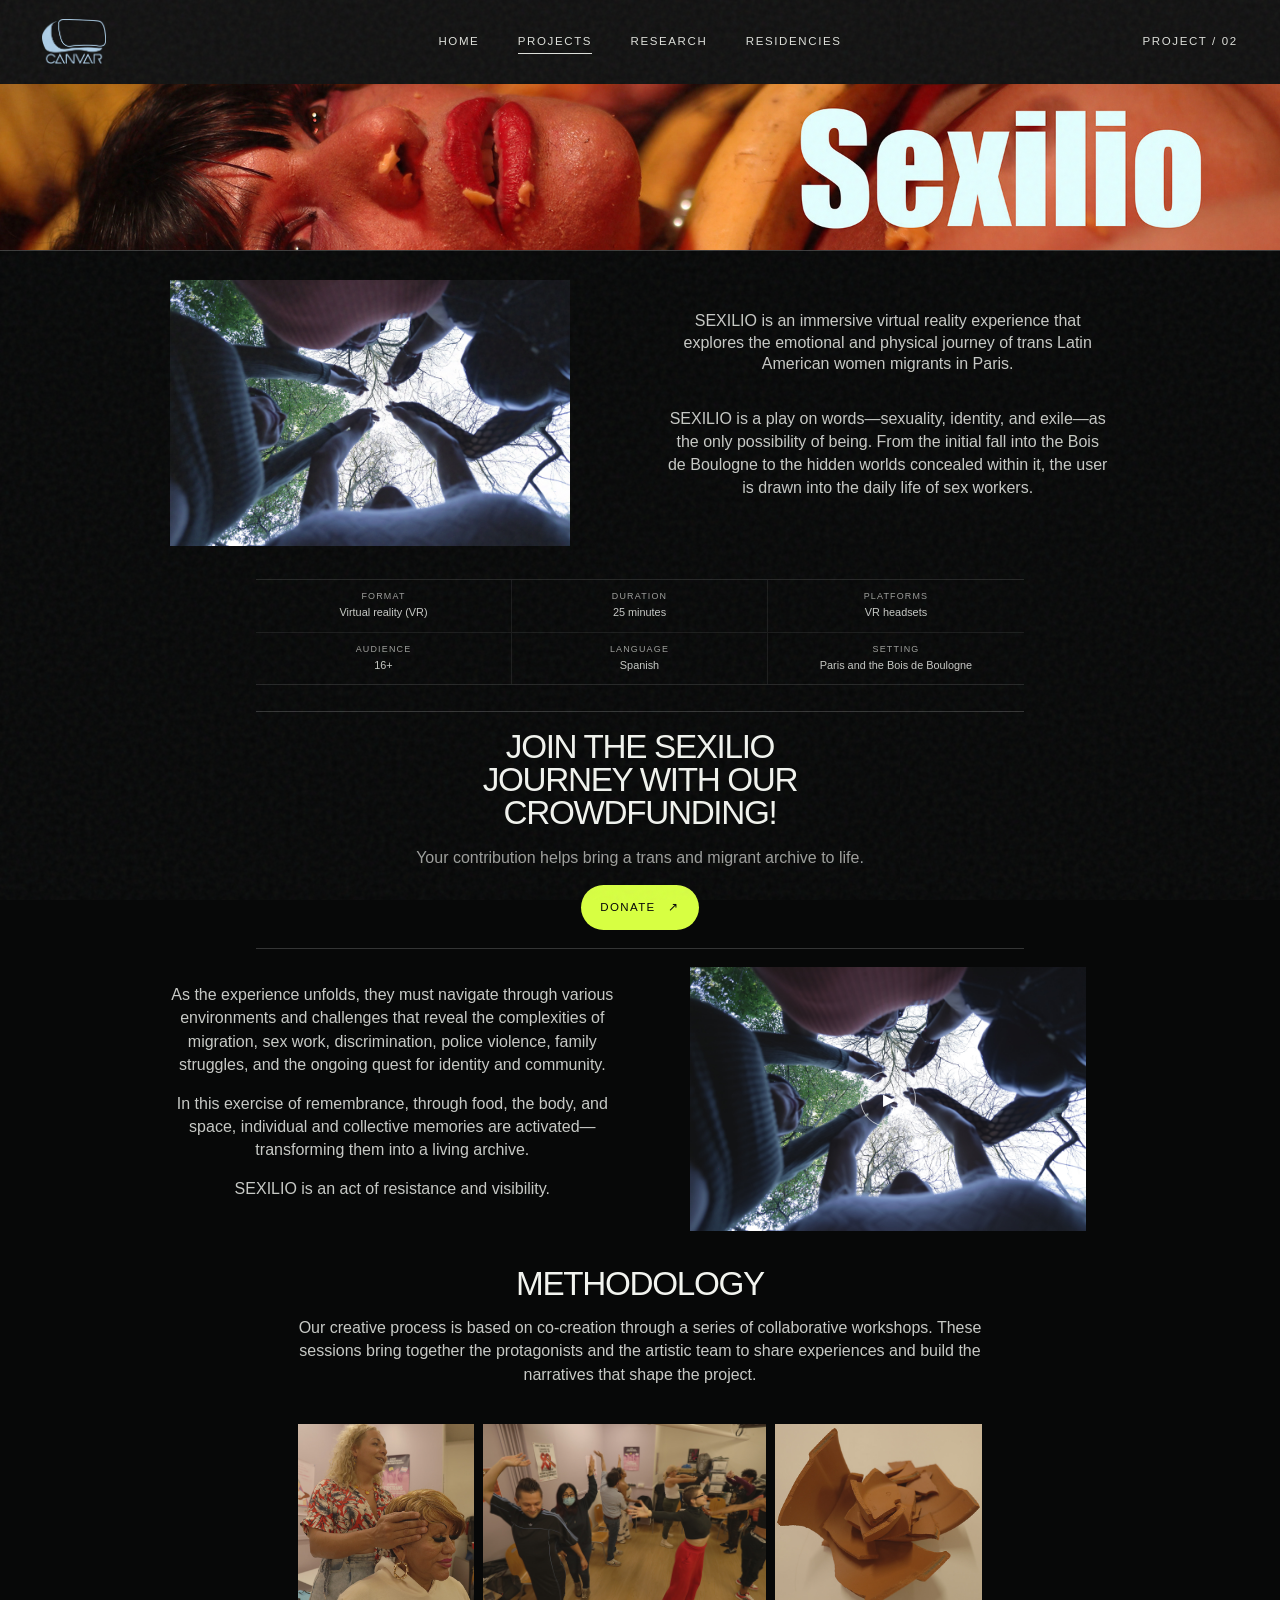
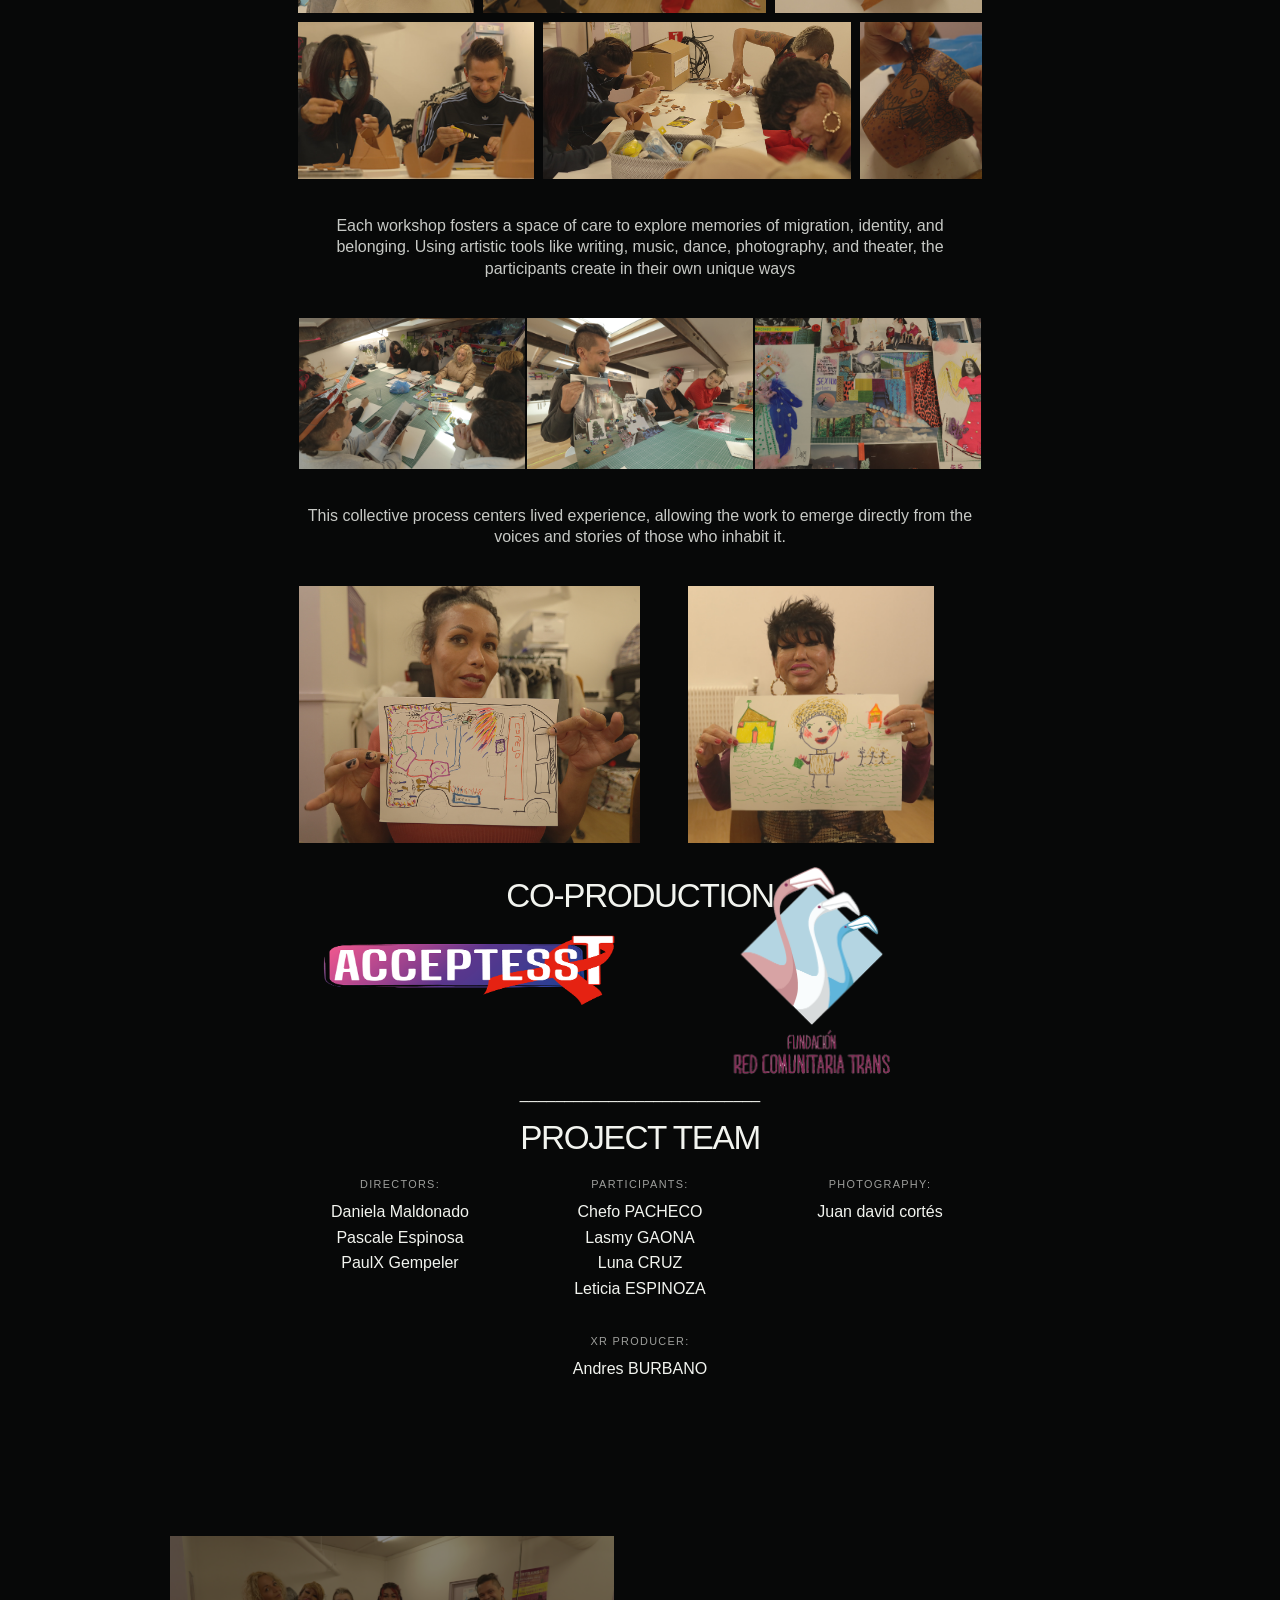
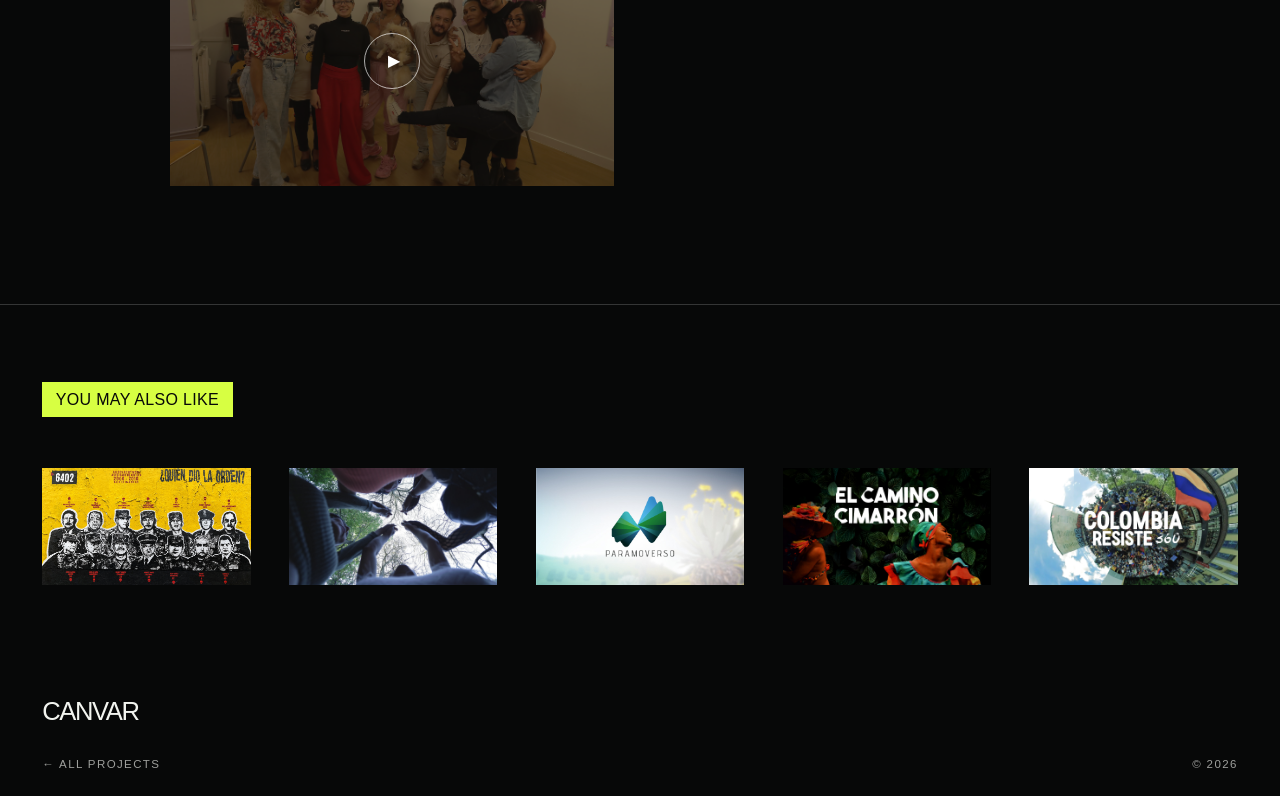
<file: project-sexilio.html>
<!doctype html>
<html lang="en">
<head>
  <meta charset="utf-8">
  <meta name="viewport" content="width=device-width, initial-scale=1">
  <meta name="description" content="SEXILIO is an immersive virtual reality experience that explores the emotional and physical journey of trans Latin American women migrants in Paris.">
  <title>SEXILIO — CANVAR</title>
  <link rel="icon" type="image/png" sizes="1254x1254" href="assets/images/brand/canvar-favicon.png">
  <link rel="stylesheet" href="assets/css/theme.css">
  <link rel="stylesheet" href="assets/css/styles.css">
</head>
<body class="project-page sexilio-page">
  <a class="skip-link" href="#main">Skip to content</a>
  <header class="site-header">
    <a class="brand" href="index.html" aria-label="CANVAR home"><img src="assets/images/brand/canvar-logo.png" alt="CANVAR"></a>
    <button class="nav-toggle" type="button" aria-expanded="false" aria-controls="site-nav">Menu</button>
    <nav class="site-nav" id="site-nav" aria-label="Primary"><a href="index.html">Home</a><a href="projects.html" aria-current="page">Projects</a><a href="research.html">Research</a><a href="residencies.html">Residencies</a></nav>
    <span class="header-note">Project / 02</span>
  </header>

  <main id="main">
    <header class="sexilio-banner">
      <h1 class="sr-only">SEXILIO</h1>
      <img src="assets/images/projects/sexilio/title-banner.jpg" alt="SEXILIO">
    </header>

    <section class="section sexilio-opening">
      <figure class="sexilio-feature-image reveal"><img src="assets/images/projects/sexilio/hero.jpeg" alt="SEXILIO participants gathered beneath the trees"></figure>
      <div class="prose reveal">
        <p class="project-lead">SEXILIO is an immersive virtual reality experience that explores the emotional and physical journey of trans Latin American women migrants in Paris.</p>
        <p>SEXILIO is a play on words—sexuality, identity, and exile—as the only possibility of being. From the initial fall into the Bois de Boulogne to the hidden worlds concealed within it, the user is drawn into the daily life of sex workers.</p>
      </div>
    </section>

    <section class="project-facts reveal" aria-label="Project details">
      <dl>
        <div><dt>Format</dt><dd>Virtual reality (VR)</dd></div>
        <div><dt>Duration</dt><dd>25 minutes</dd></div>
        <div><dt>Platforms</dt><dd>VR headsets</dd></div>
        <div><dt>Audience</dt><dd>16+</dd></div>
        <div><dt>Language</dt><dd>Spanish</dd></div>
        <div><dt>Setting</dt><dd>Paris and the Bois de Boulogne</dd></div>
      </dl>
    </section>

    <section class="section sexilio-crowdfunding">
      <div class="reveal">
        <h2>Join the SEXILIO journey with our crowdfunding!</h2>
        <p>Your contribution helps bring a trans and migrant archive to life.</p>
        <p>
          <a class="project-cta" href="https://www.helloasso.com/associations/acceptess-t/collectes/fond-pour-la-creation-artistique-immersive-sexilio" target="_blank" rel="noopener noreferrer">donate <span aria-hidden="true">↗</span></a>
        </p>
      </div>
    </section>

    <section class="section sexilio-story">
      <div class="prose reveal">
        <p>As the experience unfolds, they must navigate through various environments and challenges that reveal the complexities of migration, sex work, discrimination, police violence, family struggles, and the ongoing quest for identity and community.</p>
        <p>In this exercise of remembrance, through food, the body, and space, individual and collective memories are activated—transforming them into a living archive.</p>
        <p class="project-lead">SEXILIO is an act of resistance and visibility.</p>
      </div>
      <div class="video-player reveal" data-video-provider="youtube" data-video-id="QYciNBsEV0w">
        <img src="assets/images/projects/sexilio/hero.jpeg" alt="" loading="lazy">
        <button class="video-load" type="button" aria-label="Play video"><span class="play-button" aria-hidden="true">▶</span></button>
        <p class="video-local-message" role="status">To play embedded video, open this site through a local web server.</p>
      </div>
    </section>

    <section class="section">
      <div class="section-head reveal"><h2 class="section-title">Methodology</h2></div>
      <div class="prose reveal"><p>Our creative process is based on co-creation through a series of collaborative workshops. These sessions bring together the protagonists and the artistic team to share experiences and build the narratives that shape the project.</p></div>
      <div class="sexilio-grid sexilio-grid--three sexilio-grid--collage" aria-label="SEXILIO collaborative workshops">
        <div class="sexilio-grid-row">
          <figure><img src="assets/images/projects/sexilio/collage-01.jpeg" alt="SEXILIO collaborative workshop 1" loading="lazy"></figure>
          <figure><img src="assets/images/projects/sexilio/collage-02.jpeg" alt="SEXILIO collaborative workshop 2" loading="lazy"></figure>
          <figure><img src="assets/images/projects/sexilio/collage-03.jpeg" alt="SEXILIO collaborative workshop 3" loading="lazy"></figure>
        </div>
        <div class="sexilio-grid-row">
          <figure><img src="assets/images/projects/sexilio/collage-04.jpeg" alt="SEXILIO collaborative workshop 4" loading="lazy"></figure>
          <figure><img src="assets/images/projects/sexilio/collage-05.jpeg" alt="SEXILIO collaborative workshop 5" loading="lazy"></figure>
          <figure><img src="assets/images/projects/sexilio/collage-06.jpeg" alt="SEXILIO collaborative workshop 6" loading="lazy"></figure>
        </div>
      </div>
    </section>

    <section class="section">
      <div class="prose reveal"><p class="project-lead">Each workshop fosters a space of care to explore memories of migration, identity, and belonging. Using artistic tools like writing, music, dance, photography, and theater, the participants create in their own unique ways</p></div>
      <div class="sexilio-grid sexilio-grid--three" aria-label="SEXILIO artistic workshops">
        <figure><img src="assets/images/projects/sexilio/collage-07.jpeg" alt="SEXILIO artistic workshop 1" loading="lazy"></figure>
        <figure><img src="assets/images/projects/sexilio/collage-08.jpeg" alt="SEXILIO artistic workshop 2" loading="lazy"></figure>
        <figure><img src="assets/images/projects/sexilio/collage-09.jpeg" alt="SEXILIO artistic workshop 3" loading="lazy"></figure>
      </div>
    </section>

    <section class="section">
      <div class="prose reveal"><p class="project-lead">This collective process centers lived experience, allowing the work to emerge directly from the voices and stories of those who inhabit it.</p></div>
      <div class="sexilio-grid sexilio-grid--two" aria-label="SEXILIO collective process">
        <figure><img src="assets/images/projects/sexilio/final-01.jpeg" alt="SEXILIO collective process Luna" loading="lazy"></figure>
        <figure><img src="assets/images/projects/sexilio/final-02.jpeg" alt="SEXILIO collective process Chefo" loading="lazy"></figure>
      </div>
    </section>

    <section class="section">
      <h2 class="section-title">Co-production</h2>
      <div class="logo-grid sexilio-logos">
        <figure><a class="partner-logo-link" href="https://www.acceptess-t.com/" target="_blank" rel="noopener noreferrer" aria-label="Visit the Acceptess-T website"><img src="assets/images/projects/sexilio/logo-acceptess-t.png" alt="Acceptess-T"></a></figure>
        <figure><a class="partner-logo-link" href="https://www.instagram.com/redcomunitariatrans" target="_blank" rel="noopener noreferrer" aria-label="Visit Red Comunitaria Trans on Instagram"><img src="assets/images/projects/sexilio/logo-rct.png" alt="Red Comunitaria Trans"></a></figure>
      </div>
    </section>

    <section class="section sexilio-team-section">
      <p>___________________________</p>
      <h2 class="section-title reveal">project team</h2>
      <dl class="sexilio-team reveal">
          <div class="credit-item">
            <dt>Directors:</dt>
            <dd>Daniela Maldonado</dd>
            <dd>Pascale Espinosa</dd>
            <dd> PaulX Gempeler</dd>
          </div>
          <div class="credit-item">
            <dt>Participants:</dt>
            <dd>Chefo PACHECO</dd>
            <dd>Lasmy GAONA</dd>
            <dd>Luna CRUZ</dd>
            <dd>Leticia ESPINOZA</dd>
          </div>
          <div class="credit-item"><dt>Photography:</dt><dd>Juan david cortés</dd></div>
          <div class="credit-item"><dt>XR Producer:</dt><dd>Andres BURBANO</dd></div>
      </dl>
    </section>

    <section class="section sexilio-support">
      
      <div class="video-player reveal" data-video-provider="youtube" data-video-id="UfurRjYtrwM">
        <img src="assets/images/projects/sexilio/team.jpeg" alt="" loading="lazy">
        <button class="video-load" type="button" aria-label="Play video"><span class="play-button" aria-hidden="true">▶</span></button>
        <p class="video-local-message" role="status">To play embedded video, open this site through a local web server.</p>
      </div>
      <div class="sexilio-widget reveal">
        <iframe id="haWidget" title="SEXILIO crowdfunding progress" src="https://www.helloasso.com/associations/acceptess-t/collectes/fond-pour-la-creation-artistique-immersive-sexilio/widget-compteur" sandbox="allow-same-origin allow-scripts allow-pointer-lock allow-forms allow-popups allow-popups-to-escape-sandbox"></iframe>
      </div>
    </section>
  </main>

  <footer class="site-footer"><div class="footer-mark">CANVAR</div><div class="footer-row"><a href="projects.html">← All projects</a><span>© <span data-year></span></span></div></footer>
  <script src="assets/js/main.js"></script>
</body>
</html>
</file>
<file: assets/css/theme.css>
/*
  CANVAR GLOBAL THEME
  -------------------
  This file controls the visual language shared by every page.
  Change these values to update the whole website without editing its layouts.
*/

:root {
  /* Palette */
  --ink: #070808;
  --paper: #f2f4ef;
  --mist: #b9ddf5;
  --acid: #d7ff42;
  --line: rgba(255, 255, 255, .18);
  --muted: rgba(242, 244, 239, .64);

  /* Typefaces */
  --display: "Arial Narrow", "Helvetica Neue", Arial, sans-serif;
  --body: Inter, "Helvetica Neue", Arial, sans-serif;

  /* Global page spacing */
  --pad: clamp(1rem, 3.3vw, 3.5rem);

  /* Global type scale — edit these to resize every heading */
  --type-page-title: clamp(3rem, 5vw, 5.25rem);
  --type-project-title: clamp(2.8rem, 4.5vw, 4.8rem);
  --type-section-title: clamp(2.4rem, 4vw, 4.2rem);
  --type-content-title: clamp(2rem, 3.2vw, 3.5rem);
  --type-feature-title: clamp(2.2rem, 3.5vw, 3.8rem);
  --type-card-title: clamp(1.5rem, 2.2vw, 2.4rem);
  --type-small-title: clamp(1.5rem, 2vw, 2.1rem);
  --type-footer: clamp(1.5rem, 2vw, 3rem);
  --type-body-large: clamp(1rem, 1.2vw, 1.15rem);

  /* Mobile title scale */
  --type-page-title-mobile: clamp(2.6rem, 9vw, 3.6rem);
}
</file>
<file: assets/css/styles.css>
* { box-sizing: border-box; }
html { scroll-behavior: smooth; }
body {
  margin: 0;
  color: var(--paper);
  background: var(--ink);
  font-family: var(--body);
  line-height: 1.45;
  overflow-x: hidden;
}
body::before {
  content: "";
  position: fixed;
  inset: 0;
  pointer-events: none;
  z-index: 20;
  opacity: .08;
  background-image: url("data:image/svg+xml,%3Csvg viewBox='0 0 180 180' xmlns='http://www.w3.org/2000/svg'%3E%3Cfilter id='n'%3E%3CfeTurbulence type='fractalNoise' baseFrequency='.85' numOctaves='3' stitchTiles='stitch'/%3E%3C/filter%3E%3Crect width='100%25' height='100%25' filter='url(%23n)' opacity='.7'/%3E%3C/svg%3E");
}
a { color: inherit; text-decoration: none; }
img { display: block; max-width: 100%; }
button { font: inherit; }
::selection { color: var(--ink); background: var(--acid); }

.skip-link { position: fixed; left: 1rem; top: -5rem; z-index: 100; background: var(--acid); color: var(--ink); padding: .7rem 1rem; }
.skip-link:focus { top: 1rem; }
.site-header {
  position: fixed;
  inset: 0 0 auto;
  z-index: 50;
  display: grid;
  grid-template-columns: 1fr auto 1fr;
  align-items: center;
  padding: 1.2rem var(--pad);
  mix-blend-mode: difference;
}
.brand { width: 64px; }
.brand img { width: 100%; }
.nav-toggle { display: none; }
.site-nav { display: flex; justify-content: center; gap: clamp(1rem, 3vw, 3rem); }
.site-nav a, .header-note, .eyebrow, .meta, .filter-button, .index-no {
  font-size: .72rem;
  line-height: 1;
  text-transform: uppercase;
  letter-spacing: .14em;
}
.site-nav a { position: relative; padding: .4rem 0; }
.site-nav a::after { content: ""; position: absolute; left: 0; right: 100%; bottom: 0; height: 1px; background: currentColor; transition: right .25s ease; }
.site-nav a:hover::after, .site-nav a[aria-current="page"]::after { right: 0; }
.header-note { justify-self: end; }

.hero {
  min-height: 100svh;
  display: grid;
  place-items: center;
  padding: 8rem var(--pad) 3rem;
  position: relative;
  overflow: hidden;
}
.hero-orb {
  position: absolute;
  width: min(66vw, 780px);
  aspect-ratio: 1;
  border-radius: 50%;
  background: var(--mist);
  filter: blur(1px);
  animation: breathe 8s ease-in-out infinite;
}
.hero-logo { position: relative; width: min(65vw, 630px); z-index: 1; filter: brightness(0); }
.hero-copy { position: absolute; left: var(--pad); bottom: 2.25rem; z-index: 2; max-width: 38ch; text-transform: uppercase; letter-spacing: .03em; }
.scroll-cue { position: absolute; right: var(--pad); bottom: 2.25rem; writing-mode: vertical-rl; font-size: .65rem; text-transform: uppercase; letter-spacing: .18em; }
@keyframes breathe { 50% { transform: scale(1.05) rotate(3deg); border-radius: 44% 56% 51% 49%; } }

.ticker { overflow: hidden; border-block: 1px solid var(--line); padding: .95rem 0; }
.ticker-track { width: max-content; display: flex; gap: 2rem; animation: tick 28s linear infinite; }
.ticker span { font-size: .75rem; letter-spacing: .14em; text-transform: uppercase; }
.ticker i { color: var(--acid); font-style: normal; }
@keyframes tick { to { transform: translateX(-50%); } }

.section { padding: clamp(2.5rem, 4vw, 4.5rem) var(--pad); }
.section-head { display: grid; grid-template-columns: minmax(8rem, .4fr) 1fr; gap: 2rem; margin-bottom: clamp(1.5rem, 3vw, 3rem); }
.section-title, .page-title, .project-title {
  margin: 0;
  font-family: var(--display);
  font-weight: 500;
  text-transform: uppercase;
  letter-spacing: -.075em;
  line-height: .86;
}
.section-title { font-size: var(--type-section-title); }
.section-intro { max-width: 42rem; margin: 0; font-size: clamp(1rem, 1.5vw, 1.3rem); align-self: end; }
.rule { border: 0; border-top: 1px solid var(--line); margin: 0; }

.awards { display: grid; grid-template-columns: .65fr 1.35fr; align-items: center; gap: 5vw; background: var(--ink); color: var(--paper); }
.awards h2 { font-size: var(--type-section-title); margin: 0; line-height: .94; letter-spacing: -.05em; text-transform: uppercase; font-weight: 500; }
.awards-art { filter: none; mix-blend-mode: normal; }

.contact-section { border-top: 1px solid var(--line); }
.contact-email {
  display: flex;
  width: min(100%, 64rem);
  margin-inline: auto;
  padding: clamp(1.1rem, 2vw, 1.6rem);
  align-items: center;
  justify-content: space-between;
  gap: 2rem;
  color: var(--ink);
  background: var(--acid);
  font-family: var(--display);
  font-size: clamp(1.15rem, 2.4vw, 2.2rem);
  line-height: 1;
  letter-spacing: -.025em;
  text-transform: uppercase;
  transition: filter .2s ease, transform .2s ease;
}
.contact-email:hover { filter: brightness(1.08); transform: translateY(-2px); }
.contact-email:focus-visible { outline: 2px solid var(--paper); outline-offset: 4px; }

.portal-grid { display: grid; grid-template-columns: repeat(3, 1fr); gap: 1px; background: var(--line); border: 1px solid var(--line); }
.portal { background: var(--ink); min-height: 21rem; padding: 1.5rem; display: flex; flex-direction: column; justify-content: space-between; transition: color .3s, background .3s; }
.portal:hover { background: var(--acid); color: var(--ink); }
.portal h3 { margin: 0; font-size: var(--type-card-title); line-height: .98; text-transform: uppercase; letter-spacing: -.04em; font-weight: 500; }
.arrow { font-size: 2rem; align-self: end; transition: transform .25s; }
.portal:hover .arrow { transform: translate(5px, -5px); }

.page-hero { min-height: 62svh; padding: 7rem var(--pad) 3.5rem; display: flex; flex-direction: column; justify-content: flex-end; border-bottom: 1px solid var(--line); position: relative; }
.page-hero--compact { min-height: 20svh; }
.page-title { font-size: var(--type-page-title); }
.page-kicker { display: flex; justify-content: space-between; gap: 2rem; margin-bottom: 1.5rem; color: var(--muted); }
.sr-only { position: absolute; width: 1px; height: 1px; padding: 0; margin: -1px; overflow: hidden; clip: rect(0, 0, 0, 0); white-space: nowrap; border: 0; }
.projects-intro { padding: 10rem var(--pad) 1.5rem; }
.projects-intro .page-kicker { margin: 0; }
.filters { position: sticky; top: 5rem; z-index: 15; display: flex; align-items: center; flex-wrap: wrap; gap: .25rem 0; padding: 1rem var(--pad); border-block: 1px solid var(--line); background: rgba(7, 8, 8, .9); backdrop-filter: blur(14px); }
.filter-label { margin-right: 1rem; color: var(--muted); font-size: .72rem; text-transform: uppercase; letter-spacing: .12em; }
.filter-button { position: relative; color: var(--muted); background: transparent; border: 0; padding: .5rem .85rem; cursor: pointer; font-size: .78rem; text-transform: none; letter-spacing: .02em; }
.filter-button:not(:last-of-type)::after { content: "/"; position: absolute; right: -.12rem; color: rgba(242, 244, 239, .25); }
.filter-button sup { margin-left: .2rem; font-size: .55rem; vertical-align: super; }
.filter-button:hover, .filter-button.is-active { color: var(--paper); }
.filter-button.is-active { text-decoration: underline; text-decoration-color: var(--acid); text-underline-offset: .35rem; }
.filter-button:focus-visible { outline: 2px solid var(--acid); outline-offset: 3px; }
.filter-status { margin-left: auto; color: var(--muted); font-size: .72rem; text-transform: uppercase; letter-spacing: .12em; }

.project-list { margin: 2rem var(--pad) 8rem; display: grid; grid-template-columns: repeat(2, minmax(0, 1fr)); gap: clamp(1rem, 2.4vw, 2.5rem); }
.project-card { min-width: 0; position: relative; display: block; align-self: start; overflow: hidden; background: transparent; isolation: isolate; }
.project-card.reveal { opacity: 1; transform: none; }
.project-card[hidden] { display: none !important; }
.project-info { position: absolute; inset: 0; z-index: 2; padding: clamp(1.25rem, 3vw, 3rem); display: flex; flex-direction: column; align-items: center; justify-content: center; text-align: center; color: #fff; transition: transform .35s ease; }
.project-info .index-no { display: block; margin-bottom: .8rem; color: rgba(255,255,255,.7); }
.project-card h2 { margin: 0; font-size: var(--type-card-title); line-height: 1; text-transform: uppercase; letter-spacing: -.035em; font-weight: 500; }
.project-thumb { position: relative; width: 100%; background: transparent; }
.project-thumb::after { content: ""; position: absolute; inset: 0; background: rgba(0, 0, 0, .34); transition: background .35s ease; }
.project-thumb img { width: 100%; height: auto; object-fit: contain; }
.project-list .project-thumb { height: auto; }
.project-card .meta { color: rgba(255,255,255,.78); margin-top: .75rem; }
.project-action { margin-top: 1.4rem; font-size: .65rem; line-height: 1; text-transform: uppercase; letter-spacing: .14em; opacity: .7; }
.project-card[href] .project-action { opacity: 1; }
.project-card[href]:hover .project-info { transform: translateY(-4px); }
.project-card:hover .project-thumb::after { background: rgba(0, 0, 0, .62); }
.project-card[href]:focus-visible { outline: 2px solid var(--acid); outline-offset: 4px; }
.project-card.is-disabled { cursor: default; }
.project-card.is-disabled .project-info { background: radial-gradient(ellipse at center, rgba(0,0,0,.72) 0%, rgba(0,0,0,.42) 30%, transparent 68%); }

/* Shared project-detail components */
.project-lead { margin: 0 0 2rem; font-size: clamp(1.25rem, 2vw, 1.75rem); line-height: 1.35; color: var(--paper); }
.project-section-label { display: block; margin-bottom: 1.25rem; color: var(--muted); font-size: .7rem; text-transform: uppercase; letter-spacing: .14em; }
.project-split { display: grid; grid-template-columns: minmax(12rem, .45fr) minmax(0, 1fr); gap: clamp(2.5rem, 7vw, 7rem); align-items: start; }
.video-player { position: relative; aspect-ratio: 16 / 9; overflow: hidden; display: grid; place-items: center; background: #111; }
.video-player::after { content: ""; position: absolute; inset: 0; background: rgba(0,0,0,.48); transition: background .3s ease; }
.video-player > img { position: absolute; inset: 0; width: 100%; height: 100%; object-fit: cover; transition: transform .5s ease; }
.video-load { position: relative; z-index: 1; display: flex; flex-direction: column; align-items: center; gap: .75rem; padding: 1rem; color: #fff; background: transparent; border: 0; text-align: center; cursor: pointer; }
.video-load strong { font-size: clamp(1.5rem, 3vw, 3rem); font-weight: 500; text-transform: uppercase; letter-spacing: -.03em; }
.video-load small { font-size: .68rem; text-transform: uppercase; letter-spacing: .12em; }
.play-button { width: 3.5rem; aspect-ratio: 1; display: grid; place-items: center; padding-left: .15rem; border: 1px solid rgba(255,255,255,.65); border-radius: 50%; }
.video-player:hover::after { background: rgba(0,0,0,.62); }
.video-player:hover > img { transform: scale(1.02); }
.video-load:focus-visible { outline: 2px solid var(--acid); outline-offset: 4px; }
.video-player iframe { position: absolute; inset: 0; z-index: 3; width: 100%; height: 100%; border: 0; }
.video-local-message { display: none; position: relative; z-index: 2; max-width: 34rem; margin: 0; padding: 1rem 1.25rem; color: #fff; background: rgba(0,0,0,.78); text-align: center; }
.video-player.needs-server .video-load { display: none; }
.video-player.needs-server .video-local-message { display: block; }
.video-link { display: inline-flex; margin-top: 1rem; padding-bottom: .2rem; border-bottom: 1px solid var(--acid); font-size: .72rem; text-transform: uppercase; letter-spacing: .12em; }
.wide-media { margin: 0; padding: 0 var(--pad); }
.wide-media img { width: 100%; height: auto; }
.project-media-grid { --row-gap: clamp(.35rem, .9vw, .9rem); display: flex; width: 100%; gap: var(--row-gap); align-items: stretch; overflow: hidden; }
.project-media-grid figure { flex: 1 1 0; min-width: 0; height: var(--equal-grid-height, auto); margin: 0; background: #111; }
.project-media-grid img { width: 100%; height: var(--equal-grid-height, auto); object-fit: contain; }
.people-grid { display: flex; width: 100%; gap: 1px; align-items: stretch; overflow: hidden; background: var(--line); }
.people-grid.lde-collaborations { display: grid; grid-template-columns: repeat(5, minmax(0, 1fr)); overflow: visible; }
.person-card { flex: 1 1 0; min-width: 0; height: var(--equal-grid-height, auto); position: relative; margin: 0; overflow: hidden; background: #111; }
.person-card img { width: 100%; height: var(--equal-grid-height, auto); object-fit: contain; }
.person-card figcaption { position: absolute; inset: 0; display: flex; align-items: center; justify-content: center; padding: 1rem; color: #fff; background: rgba(0,0,0,.68); text-align: center; text-transform: uppercase; letter-spacing: .08em; opacity: 0; transition: opacity .25s ease; }
.person-card:hover figcaption, .person-card:focus-within figcaption { opacity: 1; }
.credit-grid { display: flex; width: 100%; gap: 1px; align-items: stretch; overflow: hidden; background: var(--line); }
.credit-item { flex: 1 1 0; min-width: 0; min-height: 9rem; padding: 1.5rem; background: var(--ink); display: flex; flex-direction: column; justify-content: space-between; }
.credit-item dt { color: var(--muted); font-size: .68rem; text-transform: uppercase; letter-spacing: .12em; }
.credit-item dd { margin: 1rem 0 0; font-size: 1.05rem; }
.logo-grid { display: flex; gap: 1px; align-items: stretch; overflow: visible; background: transparent; }
.logo-grid figure { flex: 1 1 0; min-width: 0; margin: 0; padding: clamp(.8rem, 1.8vw, 1.8rem); background: transparent; display: flex; align-items: center; justify-content: center; }
.partner-logo-link { display: flex; width: 100%; height: 100%; align-items: center; justify-content: center; }
.logo-grid img { width: 100%; height: var(--equal-grid-height, auto); object-fit: contain; }
.project-separator { padding: 2rem var(--pad); display: flex; justify-content: center; }
.project-separator img { width: min(11rem, 38vw); }
.platform-list { display: flex; flex-wrap: wrap; gap: .5rem; margin: 2rem 0; }
.platform-list span { padding: .55rem .8rem; border: 1px solid var(--line); border-radius: 99px; font-size: .7rem; text-transform: uppercase; letter-spacing: .12em; }
.project-cta { display: inline-flex; align-items: center; gap: .8rem; padding: .9rem 1.2rem; color: var(--ink); background: var(--acid); border-radius: 99px; font-size: .72rem; text-transform: uppercase; letter-spacing: .12em; }
.principles { list-style: none; margin: 2rem 0 0; padding: 0; counter-reset: principles; }
.principles li { counter-increment: principles; display: grid; grid-template-columns: 3rem 1fr; gap: 1rem; padding: 1.5rem 0; border-top: 1px solid var(--line); }
.principles li::before { content: "0" counter(principles); color: var(--muted); font-size: .72rem; letter-spacing: .1em; }

.image-hero { height: min(76svh, 780px); position: relative; overflow: hidden; }
.image-hero img { width: 100%; height: 100%; object-fit: cover; }
.image-hero::after { content: ""; position: absolute; inset: 0; background: linear-gradient(180deg, rgba(0,0,0,.05), rgba(0,0,0,.64)); }
.project-heading { position: absolute; z-index: 2; inset: auto var(--pad) 3rem; }
.project-title { font-size: var(--type-project-title); max-width: 14ch; }
.project-deck { font-size: clamp(1rem, 1.5vw, 1.25rem); max-width: 48rem; margin: 1.5rem 0 0; }
.content-grid { display: grid; grid-template-columns: minmax(8rem, .45fr) 1fr; gap: 5vw; }
.prose { max-width: 52rem; }
.prose h2 { font-size: var(--type-content-title); line-height: 1; letter-spacing: -.045em; text-transform: uppercase; font-weight: 500; margin: 0 0 2rem; }
.prose h3 { font-size: var(--type-small-title); line-height: 1.05; margin: 3rem 0 1rem; text-transform: uppercase; }
.prose p, .feature-copy p { font-size: var(--type-body-large); color: rgba(242,244,239,.82); }
.prose a { text-decoration: underline; text-decoration-color: var(--acid); text-underline-offset: .2em; }

.character-grid { display: grid; grid-template-columns: repeat(2, 1fr); gap: 1px; background: var(--line); border: 1px solid var(--line); margin-top: 3rem; }
.character { background: #111; padding: clamp(1.5rem, 4vw, 4rem); display: grid; grid-template-columns: .7fr 1fr; gap: 2rem; align-items: end; }
.character img { width: 100%; height: var(--equal-grid-height, auto); object-fit: contain; margin: auto; }
.character h3 { font-size: var(--type-small-title); letter-spacing: -.04em; line-height: 1; text-transform: uppercase; margin: 0 0 1.5rem; }
.partner-strip { padding: clamp(1.5rem, 3vw, 3rem); background: transparent; }
.partner-strip img { width: 100%; height: auto; max-height: 10rem; object-fit: contain; }

.gallery { padding: var(--pad); display: grid; grid-template-columns: repeat(12, 1fr); gap: var(--pad); }
.gallery figure { height: var(--equal-grid-height, auto); margin: 0; overflow: hidden; }
.gallery img { width: 100%; height: var(--equal-grid-height, auto); object-fit: contain; }
.gallery figure:nth-child(6n+1) { grid-column: span 7; }
.gallery figure:nth-child(6n+2) { grid-column: span 5; }
.gallery figure:nth-child(6n+3) { grid-column: span 4; }
.gallery figure:nth-child(6n+4) { grid-column: span 8; }
.gallery figure:nth-child(6n+5) { grid-column: span 6; }
.gallery figure:nth-child(6n+6) { grid-column: span 6; }
.gallery img { transition: opacity .25s ease; }
.gallery figure:hover img { opacity: .86; }
.banner { width: 100%; }
.logo-row { display: flex; justify-content: center; align-items: center; gap: 5vw; padding: 3rem var(--pad); background: transparent; }
.logo-row img { flex: 0 1 260px; min-width: 0; max-width: min(260px, 36vw); max-height: 130px; object-fit: contain; }

/* Shared project-page proportions */
.project-page {
  --project-standalone-width: 60%;
  --project-split-width: 80%;
  --project-longer-width: 100%;
}

/* SEXILIO */
.sexilio-page {
  --hero-image-height: 18rem;
  /* Manual SEXILIO tuning controls. */
  --support-video-width: 110%;
  --rct-logo-scale: 3;
  --split-section-width: 80%;
}
.sexilio-banner { padding-top: 5.25rem; border-bottom: 1px solid var(--line); background: #111; }
.sexilio-banner img { width: 100%; height: auto; }
.sexilio-opening, .sexilio-story, .sexilio-support { display: grid; grid-template-columns: repeat(2, minmax(0, 1fr)); gap: clamp(1.5rem, 4vw, 4rem); align-items: center; }
.sexilio-page :is(.sexilio-opening, .sexilio-story, .sexilio-support) {
  width: var(--split-section-width);
  margin-inline: auto;
}
.sexilio-feature-image { margin: 0; min-width: 0; background: transparent; }
.sexilio-feature-image img { width: 100%; height: auto; }
.sexilio-crowdfunding { display: flex; align-items: end; justify-content: space-between; gap: 2rem; border-block: 1px solid var(--line); }
.sexilio-crowdfunding h2 { max-width: 22ch; margin: 0; font-size: clamp(1.25rem, 1.8vw, 1.8rem); line-height: 1.08; letter-spacing: -.035em; text-transform: uppercase; font-weight: 500; }
.sexilio-crowdfunding p { margin-bottom: 0; color: var(--muted); }
.sexilio-crowdfunding .project-cta { flex: 0 0 auto; }
.sexilio-grid { display: grid; gap: clamp(.5rem, 1vw, 1rem); margin-top: clamp(1.5rem, 3vw, 3rem); }
.sexilio-grid--three { grid-template-columns: repeat(3, minmax(0, 1fr)); }
.sexilio-grid--two { grid-template-columns: repeat(2, minmax(0, 1fr)); }
.sexilio-grid figure { height: var(--equal-grid-height, auto); min-width: 0; margin: 0; overflow: hidden; background: #111; }
.sexilio-grid img { width: 100%; height: var(--equal-grid-height, auto); object-fit: contain; }
.sexilio-logos { max-width: 48rem; margin-inline: auto; }
.project-page.sexilio-page .sexilio-team-section {
  padding-block: clamp(1rem, 1.5vw, 1.5rem);
}
.sexilio-team-section > .section-title {
  margin-bottom: clamp(1rem, 1.8vw, 1.75rem);
}
.sexilio-page .sexilio-team {
  display: flex;
  flex-wrap: wrap;
  align-items: flex-start;
  justify-content: center;
  gap: clamp(1rem, 2.5vw, 2.25rem);
  width: 100%;
  max-width: none;
  margin-inline: auto;
}
.sexilio-page .sexilio-team .credit-item {
  display: block;
  flex: 0 1 13rem;
  min-height: 0;
  padding: 0;
  background: transparent;
  text-align: center;
}
.sexilio-page .sexilio-team .credit-item dt {
  margin-bottom: .45rem;
}
.sexilio-page .sexilio-team .credit-item dd {
  margin: .15rem 0;
  font-size: 1rem;
}
.sexilio-credits { display: grid; grid-template-columns: repeat(2, minmax(0, 1fr)); }
.sexilio-widget {
  min-height: 450px;
  display: flex;
  align-items: center;
  justify-content: center;
  justify-self: center;
  align-self: center;
  overflow: hidden;
  background: transparent;
}
.sexilio-widget iframe {
  display: block;
  width: 100%;
  height: 350px;
  margin: auto;
  border: 0;
  background: transparent;
}

/* Project media is intentionally compact on larger screens. */
.project-page .image-hero {
  width: var(--project-standalone-width);
  height: min(57svh, 585px);
  margin-inline: auto;
}
.project-page :is(.video-player, .wide-media, .project-media-grid, .people-grid, .logo-grid, .character-grid, .gallery, .partner-strip, .sexilio-grid) {
  width: var(--project-standalone-width);
  margin-inline: auto;
}
.project-page :is(.sexilio-banner img, .sexilio-feature-image, .sexilio-widget) {
  width: var(--project-standalone-width);
  margin-inline: auto;
}
.project-page :is(.project-split, .content-grid, .sexilio-opening, .sexilio-story, .sexilio-support)
  :is(.image-hero, .video-player, .wide-media, .project-media-grid, .people-grid, .logo-grid, .character-grid, .gallery, .partner-strip, .sexilio-grid, .sexilio-feature-image, .sexilio-widget) {
  width: 100%;
  margin-inline: 0;
}
.project-page .project-separator img { width: min(8.25rem, 28.5vw); }

/* Render-safe project layouts (SEXILIO is intentionally excluded). */
.project-page:not(.sexilio-page) :is(.project-split, .content-grid) {
  grid-template-columns: 1fr;
  gap: clamp(1rem, 2vw, 2rem);
}
.paramoverso-page .paramoverso-title {
  position: absolute;
  width: 1px;
  height: 1px;
  margin: -1px;
  padding: 0;
  overflow: hidden;
  clip: rect(0 0 0 0);
  white-space: nowrap;
  border: 0;
}
.paramoverso-page .paramoverso-intro .prose,
.paramoverso-page .paramoverso-full-text .prose,
.paramoverso-page .paramoverso-support .prose,
.paramoverso-page .paramoverso-multiplatform .prose {
  margin-inline: auto;
}
.project-page .project-facts {
  width: min(var(--project-standalone-width), 48rem);
  margin: .25rem auto clamp(1rem, 2vw, 1.75rem);
  border-block: 1px solid rgba(255, 255, 255, .12);
}
.project-page .project-facts dl {
  display: grid;
  grid-template-columns: repeat(3, minmax(0, 1fr));
  margin: 0;
}
.project-page .project-facts dl > div {
  min-width: 0;
  padding: .7rem .8rem .75rem;
  border-right: 1px solid rgba(255, 255, 255, .08);
}
.project-page .project-facts dl > div:nth-child(3n) { border-right: 0; }
.project-page .project-facts dl > div:nth-child(-n + 3) {
  border-bottom: 1px solid rgba(255, 255, 255, .08);
}
.project-page .project-facts--five dl > div:last-child {
  grid-column: span 2;
  border-right: 0;
}
.project-page .project-facts dt {
  margin: 0 0 .2rem;
  color: var(--muted);
  font-size: .56rem;
  line-height: 1.2;
  letter-spacing: .13em;
  text-transform: uppercase;
}
.project-page .project-facts dd {
  margin: 0;
  color: rgba(242, 244, 239, .82);
  font-size: clamp(.68rem, .75vw, .78rem);
  line-height: 1.35;
}
.project-page .project-facts dd.is-missing { color: rgba(242, 244, 239, .34); }
.paramoverso-page .paramoverso-story {
  display: grid;
  width: min(100%, 70rem);
  margin-inline: auto;
  grid-template-columns: repeat(2, minmax(0, 1fr));
  gap: clamp(1.25rem, 3vw, 3rem);
  align-items: center;
}
.paramoverso-page .paramoverso-story > * { min-width: 0; }
.paramoverso-page .paramoverso-story > .prose {
  transition: transform .22s ease-out;
  will-change: transform;
}
.paramoverso-page .paramoverso-illustration,
.paramoverso-page .paramoverso-condor {
  margin: 0;
  background: transparent;
}
.paramoverso-page .paramoverso-illustration img,
.paramoverso-page .paramoverso-condor img {
  display: block;
  width: auto;
  max-width: 100%;
  height: auto;
  max-height: 13rem;
  max-height: min(26svh, 13rem);
  margin-inline: auto;
  object-fit: contain;
}
.paramoverso-page :is(.paramoverso-frailejon, .paramoverso-bromelia) img { will-change: transform; }
.paramoverso-page :is(.paramoverso-frailejon, .paramoverso-bromelia) img.is-fixed {
  position: fixed;
  left: 0;
  bottom: 0;
  z-index: 10;
  margin: 0;
  pointer-events: none;
}
.paramoverso-page :is(.paramoverso-frailejon, .paramoverso-bromelia) img.is-fixed.is-animated {
  transition: transform .22s ease-out;
}
.paramoverso-page .paramoverso-condor {
  width: 100%;
  padding-inline: var(--pad);
  overflow: hidden;
}
.paramoverso-page .paramoverso-condor img {
  max-height: 15rem;
  max-height: min(30svh, 15rem);
  will-change: transform;
}
.paramoverso-page .project-separator { overflow: hidden; }
.paramoverso-page .project-separator img {
  transform: scaleX(-1);
  transform-origin: center;
  will-change: transform;
}
.paramoverso-page .paramoverso-gameplay {
  width: min(41%, 36rem);
  margin-inline: auto;
}
.paramoverso-page .paramoverso-multiplatform .section-head,
.paramoverso-page .paramoverso-partners .section-head {
  display: block;
  text-align: center;
}
.paramoverso-page .platform-list { justify-content: center; }
.paramoverso-page .paramoverso-coproducers a {
  display: flex;
  width: 100%;
  height: 100%;
  align-items: center;
  justify-content: center;
}
@media (min-width: 851px) {
  .paramoverso-page .section:not(.paramoverso-story) > :is(.prose, .section-head, .video-player, .partner-strip, .logo-grid, .platform-list) {
    width: 100%;
    margin-inline: auto;
  }
  .project-page .section:not(.project-split):not(.content-grid):not(.qdlo-intro):not(.paramoverso-story):not(.sexilio-opening):not(.sexilio-story):not(.sexilio-support)
    > :is(.prose, .section-head, .credit-grid, .platform-list, .sexilio-team) {
    width: 100%;
    margin-inline: auto;
  }
  .sexilio-page .sexilio-crowdfunding > div {
    flex: 1 1 100%;
    width: 100%;
    max-width: 100%;
    margin-inline: auto;
  }
}
.project-page:not(.sexilio-page) :is(.project-split, .content-grid) > *,
.project-page:not(.sexilio-page) :is(.prose, .video-load, .section-head, .character, .credit-item) {
  min-width: 0;
  max-width: 100%;
}
.project-page:not(.sexilio-page) :is(.prose, .section-title, .project-lead, .project-deck, .video-load strong, .character) {
  overflow-wrap: anywhere;
}
.project-page:not(.sexilio-page) .prose { width: 100%; }
.project-page:not(.sexilio-page) .image-hero { background: transparent; }
.project-page:not(.sexilio-page) .image-hero img { object-fit: contain; }
.project-page:not(.sexilio-page) .image-hero .project-title {
  position: absolute;
  width: 1px;
  height: 1px;
  padding: 0;
  margin: -1px;
  overflow: hidden;
  clip: rect(0, 0, 0, 0);
  white-space: nowrap;
  border: 0;
}
.project-page:not(.sexilio-page) .video-load strong { font-size: clamp(1rem, 3vw, 2rem); }

/* SEXILIO page-specific proportions */
.project-page main { text-align: center; }
.project-page .section {
  padding-block: clamp(.85rem, 1.4vw, 1.35rem);
}
.project-page main :is(.prose, .section-title, .project-title, .project-deck) { margin-inline: auto; }
.project-page main :is(h1, h2, h3) {
  font-family: var(--display);
  font-weight: 500;
  text-transform: uppercase;
}
.project-page main h1 {
  font-size: var(--type-project-title);
  line-height: .9;
  letter-spacing: -.055em;
}
.project-page main h2 {
  font-size: clamp(1.6rem, 2.6vw, 2.7rem);
  line-height: 1;
  letter-spacing: -.04em;
}
.project-page main h3 {
  font-size: clamp(1.15rem, 1.7vw, 1.65rem);
  line-height: 1.08;
  letter-spacing: -.025em;
}
.project-page .section-head { grid-template-columns: 1fr; margin-bottom: clamp(.75rem, 1.2vw, 1.2rem); }
.project-page .credit-item { align-items: center; text-align: center; }
.project-page .platform-list { justify-content: center; }
.sexilio-page .sexilio-crowdfunding > div { flex: 1 1 auto; }
.sexilio-page .sexilio-crowdfunding h2 { margin-inline: auto; }
.project-page :is(.project-media-grid, .people-grid, .logo-grid, .character-grid, .gallery, .sexilio-grid) {
  gap: 0;
  background: transparent;
}
.project-page :is(.project-media-grid figure, .person-card, .character, .gallery figure, .sexilio-grid figure) {
  background: transparent;
}
.project-page .sexilio-grid--collage {
  display: grid;
  grid-template-columns: minmax(0, 1fr);
  gap: clamp(.35rem, .7vw, .7rem);
}
.project-page .sexilio-grid--collage .sexilio-grid-row {
  display: grid;
  gap: clamp(.35rem, .7vw, .7rem);
  align-items: start;
}
.project-page .sexilio-grid--collage .sexilio-grid-row:first-child {
  grid-template-columns: .929fr 1.5fr 1.093fr;
}
.project-page .sexilio-grid--collage .sexilio-grid-row:last-child {
  grid-template-columns: 1.5fr 1.964fr .779fr;
}
.project-page .sexilio-grid--collage :is(figure, img) {
  width: 100%;
  height: auto;
}
.project-page .character-grid { border: 0; }
.project-page .character-grid--stacked {
  width: min(80%, 72rem);
  grid-template-columns: minmax(0, 1fr);
  gap: 0;
}
.project-page .character-grid--stacked .character {
  grid-template-columns: repeat(2, minmax(0, 1fr));
  align-items: center;
  gap: clamp(2rem, 5vw, 5rem);
  padding-block: clamp(2rem, 4vw, 4rem);
  border-top: 1px solid var(--line);
}
.project-page .character-grid--stacked .character:last-child {
  border-bottom: 1px solid var(--line);
}
.project-page .character-grid--stacked .character:first-child img {
  order: 2;
}
.project-page .character-grid--stacked .character:first-child > div {
  order: 1;
}
.project-page .character-grid--stacked .character > div {
  align-self: center;
  text-align: center;
}
.project-page .character-grid--stacked .character h3 {
  margin-inline: auto;
}
.project-page .character-grid--stacked .character img {
  height: auto;
  max-height: 32rem;
  object-fit: contain;
  justify-self: center;
}
.qdlo-scroll-model {
  display: block;
  width: 100%;
  height: min(65svh, 32rem);
  min-height: 22rem;
  justify-self: center;
  background: transparent;
  --poster-color: transparent;
}
.project-page .qdlo-video {
  margin-top: clamp(1.5rem, 3vw, 3rem);
}
.project-page .qdlo-intro {
  display: grid;
  grid-template-columns: repeat(2, minmax(0, 1fr));
  align-items: center;
  width: 80%;
  margin-inline: auto;
  gap: clamp(1.5rem, 4vw, 4rem);
}
.project-page .qdlo-intro .prose,
.project-page .qdlo-intro .qdlo-video {
  width: 100%;
  margin: 0;
}
.qdlo-donate-row {
  display: flex;
  grid-column: 1 / -1;
  justify-content: center;
  width: 100%;
  margin-top: clamp(1rem, 2vw, 1.75rem);
}
.qdlo-reference {
  display: inline-block;
  margin-top: .75rem;
  color: var(--paper);
  font-size: .7rem;
  letter-spacing: .1em;
  text-transform: uppercase;
  text-decoration: underline;
  text-decoration-color: var(--acid);
  text-underline-offset: .3em;
}
.project-page .qdlo-partners {
  width: var(--project-standalone-width);
  margin-inline: auto;
  overflow: hidden;
  background: rgba(115, 120, 115, .72);
  border-radius: clamp(.8rem, 1.5vw, 1.25rem);
}
.project-page .qdlo-partners img {
  width: 100%;
  max-height: none;
  height: auto;
}
.qdlo-page .qdlo-context .prose,
.qdlo-page .qdlo-approach .prose,
.qdlo-page .qdlo-support .prose { margin-inline: auto; }
.qdlo-page .qdlo-three-parts {
  width: 100%;
  max-width: none;
}
.qdlo-parts-table-wrap {
  width: 75vw;
  max-width: none;
  margin-left: calc(50% - 37.5vw);
  margin-right: 0;
  overflow-x: auto;
}
.qdlo-parts-table {
  width: 100%;
  table-layout: fixed;
  border-collapse: collapse;
  text-align: left;
}
.qdlo-parts-table td {
  width: 33.333%;
  padding: clamp(1.25rem, 2.5vw, 2.5rem);
  vertical-align: top;
  border: 1px solid var(--line);
}
.qdlo-parts-table h3 { margin: 1.25rem 0 1.5rem; }
.qdlo-parts-table p {
  color: rgba(242, 244, 239, .82);
  font-size: clamp(.82rem, 1vw, 1rem);
  line-height: 1.55;
}
.qdlo-part-number {
  color: var(--acid);
  font-size: .65rem;
  letter-spacing: .14em;
}
.qdlo-parts-table .qdlo-question {
  margin-top: 1.5rem;
  color: var(--paper);
  font-style: italic;
}
.qdlo-page .character-grid--stacked .character:first-child model-viewer { order: 2; }
.qdlo-page .qdlo-collaborators { padding-bottom: clamp(2rem, 4vw, 4rem); }
.qdlo-collaborators-intro {
  padding-bottom: 2rem;
}
.qdlo-collaborators-intro p {
  max-width: 52rem;
  margin: 1.25rem auto 0;
  color: rgba(242, 244, 239, .82);
  font-size: var(--type-body-large);
}
.qdlo-partner-names {
  display: flex;
  flex-wrap: wrap;
  justify-content: center;
  gap: .5rem 1.5rem;
  margin: 1.25rem auto 0;
  padding: 0;
  list-style: none;
  color: var(--muted);
  font-size: .68rem;
  letter-spacing: .1em;
  text-transform: uppercase;
}
.qdlo-partner-names a {
  text-decoration: underline;
  text-decoration-color: var(--acid);
  text-underline-offset: .25em;
}
.qdlo-page .qdlo-support {
  margin-top: clamp(1rem, 3vw, 3rem);
  padding-block: clamp(3rem, 6vw, 6rem);
  border-top: 1px solid var(--line);
}
#continuum-credits .credit-grid {
  width: 100%;
  max-width: none;
}
#continuum2-grid .project-media-grid {
  display: grid;
  grid-template-columns: repeat(3, minmax(0, 1fr));
  width: 100%;
  max-width: none;
  overflow: visible;
}
.project-page .sexilio-banner img { width: 100%; }
.project-page .sexilio-story { align-items: stretch; }
.project-page .sexilio-opening { align-items: center; }
.project-page .sexilio-opening .sexilio-feature-image {
  position: relative;
  width: 90%;
  height: var(--hero-image-height);
  overflow: hidden;
}
.project-page .sexilio-opening .sexilio-feature-image img {
  position: absolute;
  inset: 0;
  width: 100%;
  height: 100%;
  object-fit: contain;
}
.project-page .sexilio-story .video-player {
  width: 100%;
  height: auto;
  min-height: 0;
  margin-inline: 0;
  aspect-ratio: auto;
  background: transparent;
}
.project-page .sexilio-story .video-player > img { object-fit: contain; }
.project-page .sexilio-story .video-player::after,
.project-page .sexilio-story .video-player:hover::after { background: transparent; }
.sexilio-page .sexilio-support > :first-child {
  width: var(--support-video-width);
  margin-inline: auto;
  justify-self: center;
  align-self: center;
}
.sexilio-page img[src$="logo-rct.png"] {
  position: relative;
  z-index: 1;
  transform: scale(var(--rct-logo-scale));
  transform-origin: center;
}

.feature-stack { display: grid; gap: 1px; background: var(--line); border-block: 1px solid var(--line); }
.residency-intro { display: grid; grid-template-columns: minmax(18rem, .8fr) minmax(0, 1.2fr); gap: clamp(2.5rem, 7vw, 7rem); align-items: start; }
.residency-intro-media { margin: 0; position: sticky; top: 7rem; background: #0aaec2; }
.residency-intro-media img { width: 100%; max-height: 34rem; object-fit: contain; }
.residency-intro .eyebrow { display: block; margin-bottom: 1.5rem; color: var(--muted); }
.feature { display: grid; grid-template-columns: 1fr 1fr; min-height: 70svh; background: var(--ink); }
.feature:nth-child(even) .feature-media { order: 2; }
.feature-media img { width: 100%; height: 100%; object-fit: cover; }
.feature-copy { padding: clamp(2rem, 6vw, 6rem); display: flex; flex-direction: column; justify-content: center; }
.feature-copy h2 { margin: 0 0 2rem; font-size: var(--type-feature-title); line-height: .96; letter-spacing: -.05em; text-transform: uppercase; font-weight: 500; }
.feature-copy ul { padding-left: 1.2rem; font-size: 1.1rem; }
.research-grid { display: grid; grid-template-columns: repeat(3, 1fr); border-block: 1px solid var(--line); }
.research-card { padding: clamp(2rem, 3.5vw, 3.5rem); min-height: 29rem; border-right: 1px solid var(--line); display: flex; flex-direction: column; justify-content: space-between; }
.research-card:last-child { border: 0; }
.research-card h2 { margin: 0; font-size: var(--type-card-title); line-height: 1; letter-spacing: -.04em; text-transform: uppercase; font-weight: 500; }
.research-card p { color: var(--muted); }
.research-card:hover { background: var(--mist); color: var(--ink); }
.research-card:hover p { color: rgba(7,8,8,.7); }

.site-footer { padding: 2.5rem var(--pad) 1.5rem; border-top: 1px solid var(--line); }
.footer-mark { font-family: var(--display); font-size: var(--type-footer); line-height: .9; letter-spacing: -.055em; text-transform: uppercase; }
.footer-row { margin-top: 2rem; display: flex; justify-content: space-between; gap: 2rem; color: var(--muted); font-size: .72rem; text-transform: uppercase; letter-spacing: .12em; }
.project-footer {
  padding: clamp(3rem, 6vw, 6rem) var(--pad) 1.5rem;
}
.project-recommendations-title {
  display: block;
  width: max-content;
  max-width: 100%;
  margin: 0 0 clamp(2rem, 4vw, 4rem);
  padding: .65rem .85rem .55rem;
  color: var(--ink);
  background: var(--acid);
  font-family: var(--display);
  font-size: clamp(.9rem, 1.25vw, 1.2rem);
  font-weight: 500;
  line-height: 1;
  letter-spacing: .02em;
  text-transform: uppercase;
}
.project-recommendations-grid {
  display: grid;
  grid-template-columns: repeat(5, minmax(0, 1fr));
  align-items: center;
  gap: clamp(1rem, 3vw, 4rem);
}
.project-recommendation {
  display: block;
  min-width: 0;
  transition: opacity .25s ease, transform .25s ease;
}
.project-recommendation:hover,
.project-recommendation:focus-visible {
  opacity: .72;
  transform: translateY(-4px);
}
.project-recommendation:focus-visible {
  outline: 2px solid var(--acid);
  outline-offset: 5px;
}
.project-recommendation-media {
  display: flex;
  align-items: center;
  justify-content: center;
  width: 100%;
  aspect-ratio: 16 / 9;
  overflow: hidden;
  background: transparent;
}
.project-recommendation-media img {
  width: 100%;
  height: 100%;
  object-fit: contain;
}
.project-footer-mark {
  display: block;
  margin-top: clamp(4rem, 9vw, 9rem);
}
.reveal { opacity: 0; transform: translateY(28px); transition: opacity .8s ease, transform .8s ease; }
.reveal.is-visible { opacity: 1; transform: none; }
.project-page:not(.sexilio-page) .reveal { opacity: 1; transform: none; }

@media (min-width: 851px) {
  .project-page .section {
    width: 100%;
    max-width: var(--project-standalone-width);
    margin-inline: auto;
  }
  .project-page .section:is(.qdlo-intro, .paramoverso-story, .sexilio-opening, .sexilio-story, .sexilio-support),
  .project-page .section:has(> :is(.project-split, .content-grid, .character-grid--stacked)) {
    max-width: var(--project-split-width);
  }
  .project-page .section.section-longer {
    max-width: var(--project-longer-width);
  }
  .project-page.sexilio-page .sexilio-team-section {
    max-width: 70%;
  }
  .project-page .section > :is(.project-split, .content-grid, .prose, .section-head, .video-player, .wide-media, .project-media-grid, .people-grid, .credit-grid, .logo-grid, .character-grid, .gallery, .partner-strip, .sexilio-grid, .platform-list, .sexilio-team) {
    width: 100%;
    max-width: 100%;
    margin-inline: auto;
  }
  .sexilio-page .sexilio-crowdfunding > div {
    flex: 1 1 100%;
    width: 100%;
    max-width: 100%;
  }
}

@media (max-width: 850px) {
  .site-header { grid-template-columns: 1fr auto; mix-blend-mode: normal; background: rgba(7,8,8,.92); }
  .header-note { display: none; }
  .nav-toggle { display: block; position: fixed; top: 1.55rem; right: var(--pad); color: var(--paper); background: transparent; border: 0; text-transform: uppercase; letter-spacing: .12em; font-size: .72rem; z-index: 2; }
  .site-nav { position: fixed; inset: 0; display: flex; flex-direction: column; align-items: center; justify-content: center; gap: 2rem; background: var(--ink); transform: translateY(-105%); transition: transform .4s ease; }
  .site-nav.is-open { transform: none; }
  .site-nav a { font-size: clamp(2.2rem, 10vw, 5rem); letter-spacing: -.04em; }
  .hero-logo { width: 82vw; }
  .hero-orb { width: 92vw; }
  .page-title { font-size: var(--type-page-title-mobile); letter-spacing: -.045em; }
  .page-kicker span:last-child { display: none; }
  .awards, .section-head, .content-grid { grid-template-columns: 1fr; }
  .portal-grid, .research-grid { grid-template-columns: 1fr; }
  .portal { min-height: 18rem; }
  .projects-intro { padding-top: 8rem; }
  .filters { top: 5.1rem; overflow: visible; flex-wrap: wrap; }
  .filter-status { width: 100%; margin: .5rem 0 0; }
  .project-list { grid-template-columns: 1fr; margin-bottom: 5rem; }
  .project-split { grid-template-columns: 1fr; }
  .paramoverso-page .paramoverso-story { grid-template-columns: 1fr; }
  .project-page .project-facts {
    width: calc(100% - 2 * var(--pad));
  }
  .project-page .project-facts dl { grid-template-columns: repeat(2, minmax(0, 1fr)); }
  .project-page .project-facts dl > div,
  .project-page .project-facts dl > div:nth-child(3n) {
    border-right: 1px solid rgba(255, 255, 255, .08);
    border-bottom: 1px solid rgba(255, 255, 255, .08);
  }
  .project-page .project-facts dl > div:nth-child(2n) { border-right: 0; }
  .project-page .project-facts dl > div:nth-last-child(-n + 2) { border-bottom: 0; }
  .project-page .project-facts--five dl > div:nth-last-child(2) {
    border-bottom: 1px solid rgba(255, 255, 255, .08);
  }
  .project-page .project-facts--five dl > div:last-child {
    grid-column: span 2;
    border-right: 0;
  }
  .paramoverso-page .paramoverso-illustration img {
    max-height: 11rem;
    max-height: min(24svh, 11rem);
  }
  .paramoverso-page .paramoverso-condor img {
    max-height: 12.5rem;
    max-height: min(26svh, 12.5rem);
  }
  .paramoverso-page .paramoverso-gameplay { width: 50%; }
  .project-media-grid { display: grid; grid-template-columns: repeat(2, minmax(0, 1fr)); overflow: visible; }
  .project-media-grid figure { height: var(--equal-grid-height, auto); }
  .people-grid { display: grid; grid-template-columns: repeat(2, minmax(0, 1fr)); overflow: visible; }
  .people-grid.lde-collaborations { grid-template-columns: repeat(2, minmax(0, 1fr)); }
  #continuum2-grid .project-media-grid { grid-template-columns: repeat(2, minmax(0, 1fr)); }
  .credit-grid { display: grid; grid-template-columns: 1fr; overflow: visible; }
  .logo-grid { display: grid; grid-template-columns: repeat(3, minmax(0, 1fr)); gap: 1px; }
  .logo-grid figure { padding: .75rem; }
  .project-page.sexilio-page .sexilio-logos {
    grid-template-columns: minmax(0, 1fr);
    width: min(100%, 28rem);
    gap: clamp(1.5rem, 6vw, 3rem);
    margin-inline: auto;
  }
  .sexilio-page .sexilio-logos img {
    height: auto;
  }
  .sexilio-page .sexilio-logos img[src$="logo-rct.png"] {
    transform: none;
  }
  .character-grid, .feature { grid-template-columns: 1fr; }
  .page-hero--compact { min-height: 38svh; }
  .residency-intro { grid-template-columns: 1fr; }
  .residency-intro-media { position: static; }
  .feature:nth-child(even) .feature-media { order: 0; }
  .feature-media { min-height: 55svh; }
  .character { grid-template-columns: 1fr; }
  .gallery { gap: .75rem; }
  .gallery figure { grid-column: span 12 !important; }
  .sexilio-opening, .sexilio-story, .sexilio-support { grid-template-columns: 1fr; }
  .sexilio-page :is(.sexilio-opening, .sexilio-story, .sexilio-support) { width: 100%; }
  .sexilio-crowdfunding { align-items: flex-start; flex-direction: column; }
  .sexilio-grid--three, .sexilio-grid--two, .sexilio-credits { grid-template-columns: 1fr; }
  .project-page .image-hero {
    width: 100%;
    height: min(56svh, 520px);
  }
  .project-page :is(.video-player, .wide-media, .project-media-grid, .people-grid, .logo-grid, .character-grid, .gallery, .partner-strip, .sexilio-grid),
  .project-page :is(.sexilio-banner img, .sexilio-feature-image, .sexilio-widget) {
    width: 100%;
  }
  .project-page .project-separator img { width: min(11rem, 38vw); }
  .project-page:not(.sexilio-page) .image-hero { height: auto; aspect-ratio: 16 / 9; }
  .project-page:not(.sexilio-page) .character-grid { --equal-grid-height: auto !important; }
  .project-page:not(.sexilio-page) .character img { height: min(65svh, 32rem); }
  .project-page .character-grid--stacked { width: 100%; }
  .project-page .character-grid--stacked .character {
    grid-template-columns: minmax(0, 1fr);
    gap: 1.5rem;
  }
  .project-page .character-grid--stacked .character img { height: auto; }
  .qdlo-scroll-model {
    height: min(58svh, 28rem);
    min-height: 20rem;
  }
  .project-page .qdlo-intro {
    grid-template-columns: minmax(0, 1fr);
    width: 100%;
    gap: 1.5rem;
  }
  .qdlo-parts-table,
  .qdlo-parts-table tbody,
  .qdlo-parts-table tr,
  .qdlo-parts-table td { display: block; width: 100%; }
  .qdlo-parts-table-wrap {
    width: 100%;
    margin-inline: 0;
  }
  .qdlo-parts-table td + td { border-top: 0; }
  .qdlo-page .character-grid--stacked .character:first-child model-viewer { order: 0; }
  .project-page .sexilio-opening .sexilio-feature-image { height: auto; aspect-ratio: 3 / 2; }
  .project-page .sexilio-story .video-player { aspect-ratio: 16 / 9; }
  .project-recommendations-grid { grid-template-columns: repeat(2, minmax(0, 1fr)); }
  .project-footer-mark { margin-top: 4rem; }
}

@media (hover: none) {
  .person-card figcaption { inset: auto 0 0; opacity: 1; background: linear-gradient(transparent, rgba(0,0,0,.85)); align-items: flex-end; }
}

@media (prefers-reduced-motion: reduce) {
  html { scroll-behavior: auto; }
  *, *::before, *::after { animation-duration: .01ms !important; animation-iteration-count: 1 !important; transition-duration: .01ms !important; }
  .reveal { opacity: 1; transform: none; }
}
</file>
